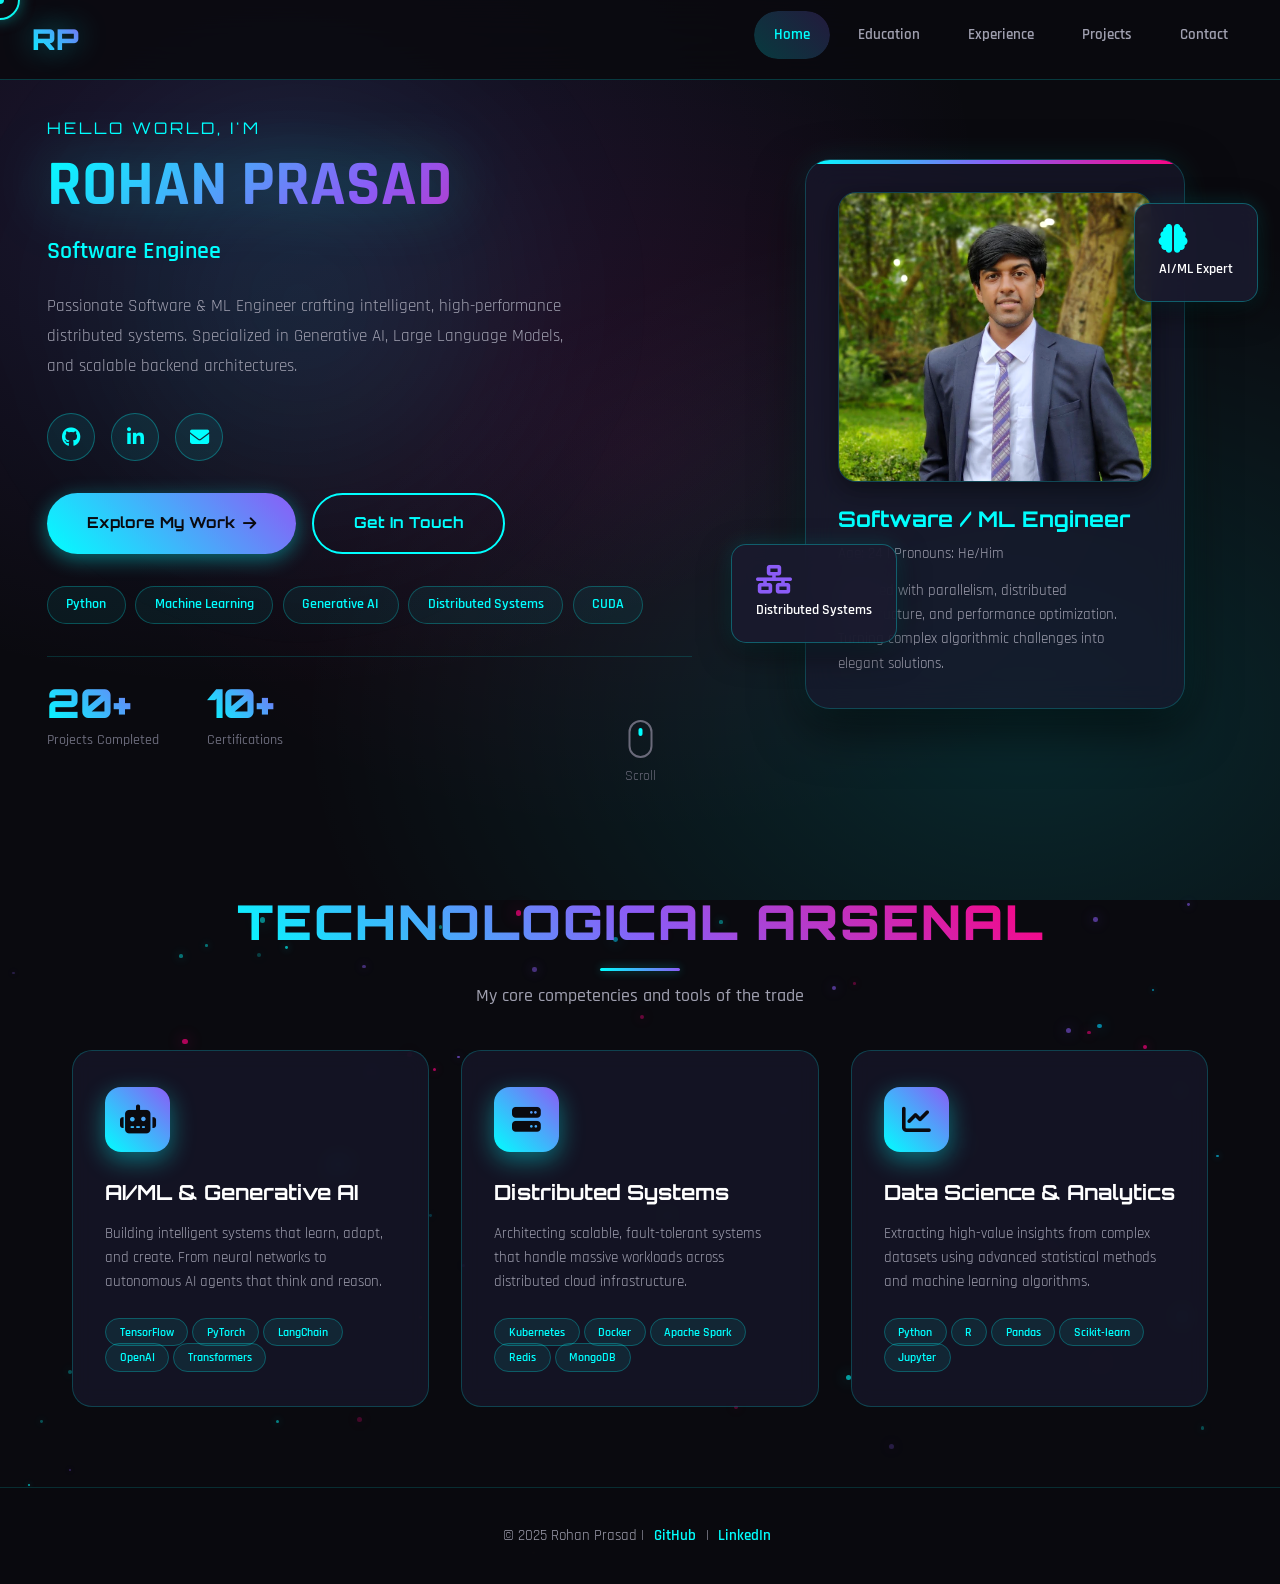
<file: index.html>
<!DOCTYPE html>
<html lang="en">
<head>
    <meta charset="UTF-8">
    <meta name="viewport" content="width=device-width, initial-scale=1.0">
    <title>Rohan Prasad - Software/Machine Learning Engineer</title>
    <link rel="icon" type="image/png" sizes="32x32" href="images/image.png">

    <!-- Fonts -->
    <link rel="preconnect" href="https://fonts.googleapis.com">
    <link rel="preconnect" href="https://fonts.gstatic.com" crossorigin>
    <link href="https://fonts.googleapis.com/css2?family=Orbitron:wght@400;700;900&family=Rajdhani:wght@300;400;500;600;700&display=swap" rel="stylesheet">

    <!-- Icons -->
    <link rel="stylesheet" href="https://cdnjs.cloudflare.com/ajax/libs/font-awesome/6.4.0/css/all.min.css">

    <!-- Shared Styles -->
    <link rel="stylesheet" href="styles.css">
</head>
<body>
    <!-- Loading Screen -->
    <div class="loading-screen">
        <div class="loading-content">
            <div class="loading-title">ROHAN PRASAD</div>
            <div class="loading-bar">
                <div class="loading-progress"></div>
            </div>
        </div>
    </div>

    <!-- Custom Cursor -->
    <div class="cursor-wrapper"></div>

    <!-- Animated Background -->
    <div class="animated-bg">
        <div class="nebula"></div>
    </div>

    <!-- Particles -->
    <div class="particles-container" id="particles"></div>

    <!-- Navbar -->
    <nav class="navbar">
        <div class="navbar-container">
            <a href="index.html" class="navbar-brand">RP</a>
            <button class="navbar-toggle" aria-label="Toggle navigation">
                <span></span>
                <span></span>
                <span></span>
            </button>
            <ul class="navbar-nav">
                <li class="nav-item"><a class="nav-link active" href="index.html"><span>Home</span></a></li>
                <li class="nav-item"><a class="nav-link" href="education.html"><span>Education</span></a></li>
                <li class="nav-item"><a class="nav-link" href="experience.html"><span>Experience</span></a></li>
                <li class="nav-item"><a class="nav-link" href="project.html"><span>Projects</span></a></li>
                <li class="nav-item"><a class="nav-link" href="contact.html"><span>Contact</span></a></li>
            </ul>
        </div>
    </nav>

    <!-- Hero Section -->
    <section class="hero-section" id="hero">
        <div class="hero-container">
            <div class="hero-content reveal-left">
                <p class="hero-greeting">HELLO WORLD, I'M</p>
                <h1 class="hero-title">
                    <span class="name">ROHAN PRASAD</span>
                </h1>
                <div class="hero-tagline">
                    <span class="typewriter-text"></span>
                </div>
                <p class="hero-description">
                    Passionate Software & ML Engineer crafting intelligent, high-performance distributed systems. 
                    Specialized in Generative AI, Large Language Models, and scalable backend architectures.
                </p>

                <div class="hero-socials">
                    <a href="https://github.com/SlowDanger15" target="_blank" class="hero-social-link" aria-label="GitHub">
                        <i class="fab fa-github"></i>
                    </a>
                    <a href="https://linkedin.com/in/rohanprasad7976199/" target="_blank" class="hero-social-link" aria-label="LinkedIn">
                        <i class="fab fa-linkedin-in"></i>
                    </a>
                    <a href="contact.html" class="hero-social-link" aria-label="Contact">
                        <i class="fas fa-envelope"></i>
                    </a>
                </div>

                <div class="hero-cta">
                    <a href="project.html" class="btn-primary">
                        <span>Explore My Work</span>
                        <i class="fas fa-arrow-right"></i>
                    </a>
                    <a href="contact.html" class="btn-secondary">
                        <span>Get In Touch</span>
                    </a>
                </div>

                <div class="skills-preview">
                    <span class="skill-pill">Python</span>
                    <span class="skill-pill">Machine Learning</span>
                    <span class="skill-pill">Generative AI</span>
                    <span class="skill-pill">Distributed Systems</span>
                    <span class="skill-pill">CUDA</span>
                </div>

                <div class="hero-stats">
                    <div class="stat-item">
                        <div class="stat-number">20+</div>
                        <div class="stat-label">Projects Completed</div>
                    </div>
                    <div class="stat-item">
                        <div class="stat-number">10+</div>
                        <div class="stat-label">Certifications</div>
                    </div>
                </div>
            </div>

            <div class="floating-cards reveal-right">
                <div class="holographic-card">
                    <img src="images/profile.png" alt="Rohan Prasad" class="profile-photo">
                    <h3>Software / ML Engineer</h3>
                    <p>Age: 24 | Pronouns: He/Him</p>
                    <p style="margin-top: 0.75rem; color: var(--text-secondary);">
                        Obsessed with parallelism, distributed infrastructure, and performance optimization.
                        Turning complex algorithmic challenges into elegant solutions.
                    </p>
                </div>

                <div class="floating-card floating-card-1">
                    <i class="fas fa-brain"></i>
                    <span>AI/ML Expert</span>
                </div>
                <div class="floating-card floating-card-2">
                    <i class="fas fa-network-wired"></i>
                    <span>Distributed Systems</span>
                </div>
            </div>
        </div>

        <div class="scroll-indicator">
            <div class="mouse">
                <div class="wheel"></div>
            </div>
            <span>Scroll</span>
        </div>
    </section>

    <!-- Skills Section -->
    <section class="skills-section" id="skills">
        <div class="section-container">
            <div class="section-title-wrapper reveal">
                <h2 class="section-title">TECHNOLOGICAL ARSENAL</h2>
            </div>
            <p class="section-subtitle reveal">My core competencies and tools of the trade</p>

            <div class="skills-grid stagger-grid">
                <div class="skill-card reveal">
                    <div class="skill-icon">
                        <i class="fas fa-robot"></i>
                    </div>
                    <h3>AI/ML & Generative AI</h3>
                    <p>Building intelligent systems that learn, adapt, and create. From neural networks to autonomous AI agents that think and reason.</p>
                    <div class="tech-tags">
                        <span class="tech-tag">TensorFlow</span>
                        <span class="tech-tag">PyTorch</span>
                        <span class="tech-tag">LangChain</span>
                        <span class="tech-tag">OpenAI</span>
                        <span class="tech-tag">Transformers</span>
                    </div>
                </div>

                <div class="skill-card reveal">
                    <div class="skill-icon">
                        <i class="fas fa-server"></i>
                    </div>
                    <h3>Distributed Systems</h3>
                    <p>Architecting scalable, fault-tolerant systems that handle massive workloads across distributed cloud infrastructure.</p>
                    <div class="tech-tags">
                        <span class="tech-tag">Kubernetes</span>
                        <span class="tech-tag">Docker</span>
                        <span class="tech-tag">Apache Spark</span>
                        <span class="tech-tag">Redis</span>
                        <span class="tech-tag">MongoDB</span>
                    </div>
                </div>

                <div class="skill-card reveal">
                    <div class="skill-icon">
                        <i class="fas fa-chart-line"></i>
                    </div>
                    <h3>Data Science & Analytics</h3>
                    <p>Extracting high-value insights from complex datasets using advanced statistical methods and machine learning algorithms.</p>
                    <div class="tech-tags">
                        <span class="tech-tag">Python</span>
                        <span class="tech-tag">R</span>
                        <span class="tech-tag">Pandas</span>
                        <span class="tech-tag">Scikit-learn</span>
                        <span class="tech-tag">Jupyter</span>
                    </div>
                </div>
            </div>
        </div>
    </section>

    <!-- Back to Top Button -->
    <button class="back-to-top" aria-label="Back to top">
        <i class="fas fa-arrow-up"></i>
    </button>

    <!-- Footer -->
    <footer class="footer">
        <p>&copy; 2025 Rohan Prasad | <a href="https://github.com/SlowDanger15" target="_blank">GitHub</a> | <a href="https://linkedin.com/in/rohanprasad7976199/" target="_blank">LinkedIn</a></p>
    </footer>

    <!-- Shared Scripts -->
    <script src="shared.js"></script>
    <script>
        // Custom typewriter effect for landing page
        document.addEventListener('DOMContentLoaded', () => {
            const typewriterElement = document.querySelector('.typewriter-text');
            if (typewriterElement) {
                const words = [
                    'Software Engineer',
                    'Machine Learning Engineer',
                    'AI/ML Specialist',
                    'Distributed Systems Expert'
                ];
                let wordIndex = 0;
                let charIndex = 0;
                let isDeleting = false;
                let isPaused = false;

                function type() {
                    if (isPaused) return;

                    const currentWord = words[wordIndex];

                    if (isDeleting) {
                        charIndex--;
                    } else {
                        charIndex++;
                    }

                    typewriterElement.textContent = currentWord.substring(0, charIndex);

                    let delay = isDeleting ? 30 : 80;

                    if (!isDeleting && charIndex === currentWord.length) {
                        isPaused = true;
                        setTimeout(() => {
                            isPaused = false;
                            isDeleting = true;
                            type();
                        }, 2000);
                        return;
                    }

                    if (isDeleting && charIndex === 0) {
                        isDeleting = false;
                        wordIndex = (wordIndex + 1) % words.length;
                    }

                    setTimeout(() => type(), delay);
                }

                type();
            }
        });
    </script>
</body>
</html>
</file>
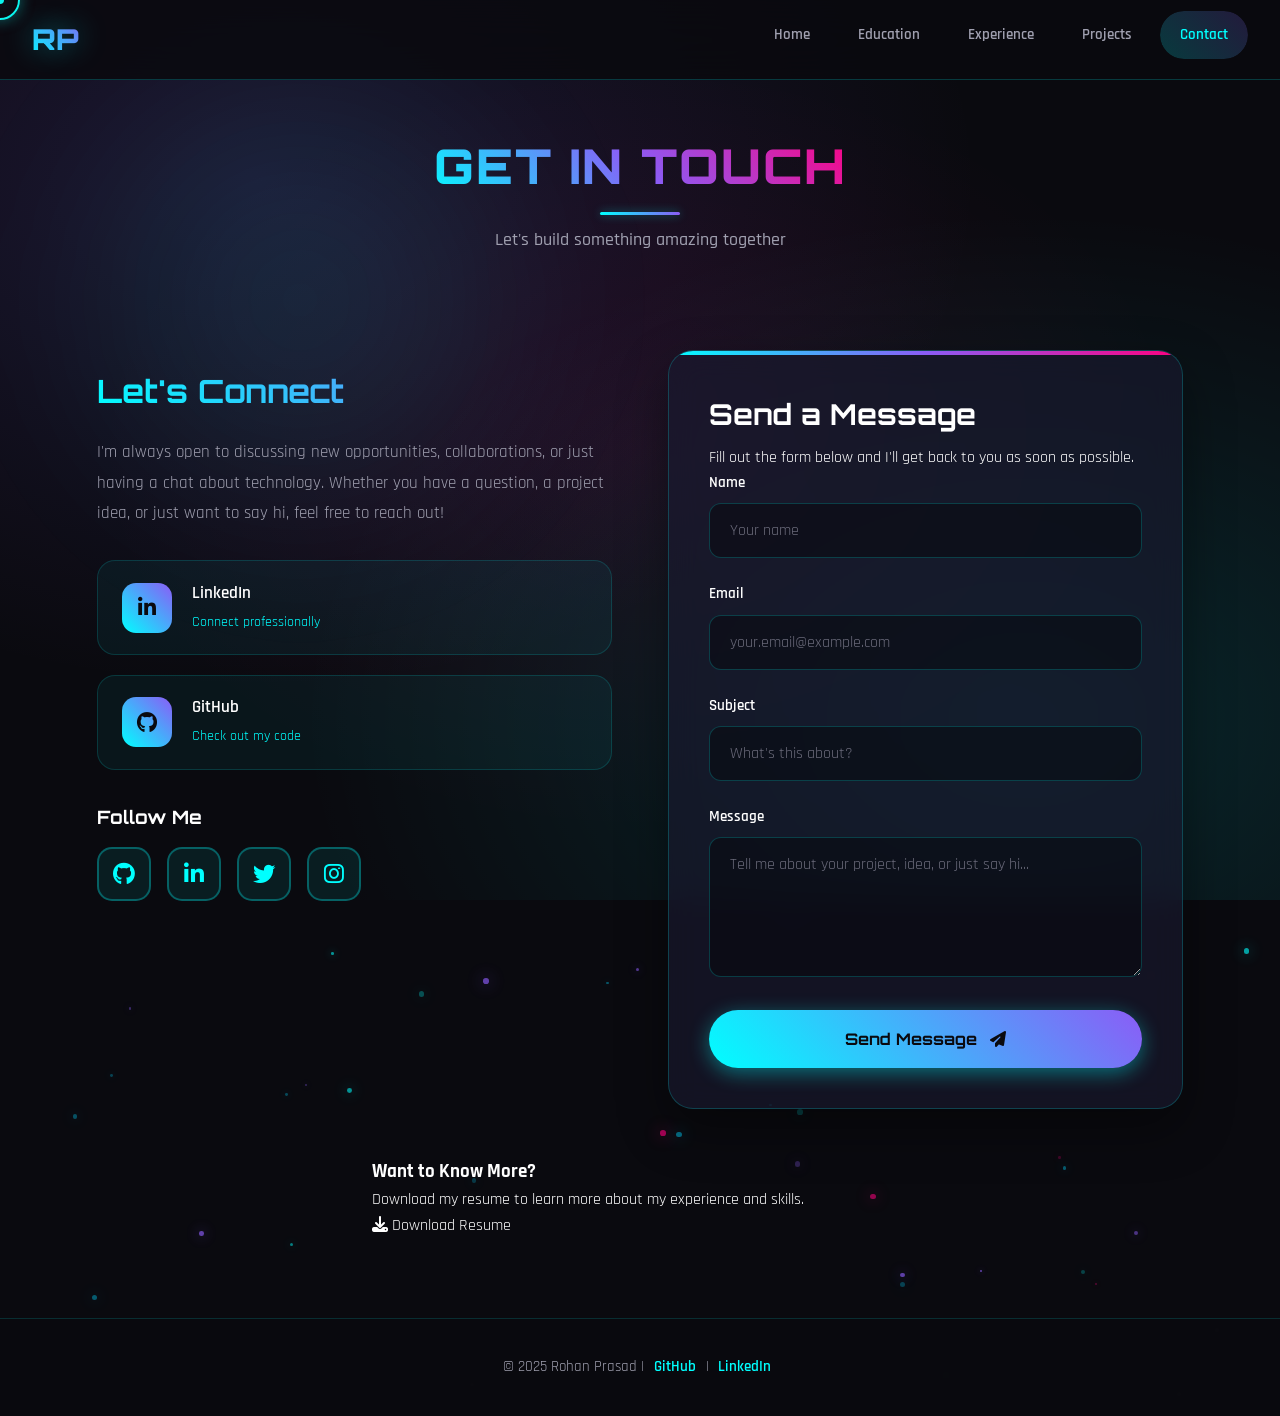
<file: contact.html>
<!DOCTYPE html>
<html lang="en">
<head>
    <meta charset="UTF-8">
    <meta name="viewport" content="width=device-width, initial-scale=1.0">
    <title>Contact - Rohan Prasad</title>
    <link rel="icon" type="image/png" sizes="32x32" href="images/image.png">

    <!-- Fonts -->
    <link rel="preconnect" href="https://fonts.googleapis.com">
    <link rel="preconnect" href="https://fonts.gstatic.com" crossorigin>
    <link href="https://fonts.googleapis.com/css2?family=Orbitron:wght@400;700;900&family=Rajdhani:wght@300;400;500;600;700&display=swap" rel="stylesheet">

    <!-- Icons -->
    <link rel="stylesheet" href="https://cdnjs.cloudflare.com/ajax/libs/font-awesome/6.4.0/css/all.min.css">

    <!-- Shared Styles -->
    <link rel="stylesheet" href="styles.css">
</head>
<body>
    <!-- Loading Screen -->
    <div class="loading-screen">
        <div class="loading-content">
            <div class="loading-title">CONTACT</div>
            <div class="loading-bar">
                <div class="loading-progress"></div>
            </div>
        </div>
    </div>

    <!-- Custom Cursor -->
    <div class="cursor-wrapper"></div>

    <!-- Animated Background -->
    <div class="animated-bg">
        <div class="nebula"></div>
    </div>

    <!-- Particles -->
    <div class="particles-container" id="particles"></div>

    <!-- Navbar -->
    <nav class="navbar">
        <div class="navbar-container">
            <a href="index.html" class="navbar-brand">RP</a>
            <button class="navbar-toggle" aria-label="Toggle navigation">
                <span></span>
                <span></span>
                <span></span>
            </button>
            <ul class="navbar-nav">
                <li class="nav-item"><a class="nav-link" href="index.html"><span>Home</span></a></li>
                <li class="nav-item"><a class="nav-link" href="education.html"><span>Education</span></a></li>
                <li class="nav-item"><a class="nav-link" href="experience.html"><span>Experience</span></a></li>
                <li class="nav-item"><a class="nav-link" href="project.html"><span>Projects</span></a></li>
                <li class="nav-item"><a class="nav-link active" href="contact.html"><span>Contact</span></a></li>
            </ul>
        </div>
    </nav>

    <!-- Header -->
    <div class="page-header contact-header">
        <div class="section-title-wrapper reveal">
            <h1 class="section-title">GET IN TOUCH</h1>
        </div>
        <p class="section-subtitle reveal">Let's build something amazing together</p>
    </div>

    <!-- Contact Section -->
    <section class="contact-section">
        <div class="contact-container">
            <!-- Contact Info -->
            <div class="contact-info reveal-left">
                <h2>Let's Connect</h2>
                <p>
                    I'm always open to discussing new opportunities, collaborations, or just having a chat about technology.
                    Whether you have a question, a project idea, or just want to say hi, feel free to reach out!
                </p>

                <div class="contact-methods">
                    <a href="https://linkedin.com/in/rohanprasad7976199/" target="_blank" class="contact-method">
                        <div class="contact-method-icon">
                            <i class="fab fa-linkedin-in"></i>
                        </div>
                        <div class="contact-method-text">
                            <h3>LinkedIn</h3>
                            <p>Connect professionally</p>
                        </div>
                    </a>

                    <a href="https://github.com/SlowDanger15" target="_blank" class="contact-method">
                        <div class="contact-method-icon">
                            <i class="fab fa-github"></i>
                        </div>
                        <div class="contact-method-text">
                            <h3>GitHub</h3>
                            <p>Check out my code</p>
                        </div>
                    </a>
                </div>

                <div class="social-links-section">
                    <h3>Follow Me</h3>
                    <div class="social-links-large">
                        <a href="https://github.com/SlowDanger15" target="_blank" class="social-link-large" aria-label="GitHub">
                            <i class="fab fa-github"></i>
                        </a>
                        <a href="https://linkedin.com/in/rohanprasad7976199/" target="_blank" class="social-link-large" aria-label="LinkedIn">
                            <i class="fab fa-linkedin-in"></i>
                        </a>
                        <a href="https://x.com/_rohan06_" target="_blank" class="social-link-large" aria-label="Twitter">
                            <i class="fab fa-twitter"></i>
                        </a>
                        <a href="https://instagram.com/" target="_blank" class="social-link-large" aria-label="Instagram">
                            <i class="fab fa-instagram"></i>
                        </a>
                    </div>
                </div>
            </div>

            <!-- Contact Form -->
            <div class="contact-form-wrapper reveal-right">
                <div class="form-particles" id="formParticles"></div>
                <div class="contact-form-content">
                    <h2>Send a Message</h2>
                    <p>Fill out the form below and I'll get back to you as soon as possible.</p>

                    <div class="form-message" id="formMessage"></div>

                    <form id="contactForm" onsubmit="validateForm(event)">
                        <div class="form-group">
                            <label class="form-label" for="name">Name</label>
                            <input
                                type="text"
                                class="form-input"
                                id="name"
                                placeholder="Your name"
                                required
                            >
                        </div>

                        <div class="form-group">
                            <label class="form-label" for="email">Email</label>
                            <input
                                type="email"
                                class="form-input"
                                id="email"
                                placeholder="your.email@example.com"
                                required
                            >
                        </div>

                        <div class="form-group">
                            <label class="form-label" for="subject">Subject</label>
                            <input
                                type="text"
                                class="form-input"
                                id="subject"
                                placeholder="What's this about?"
                                required
                            >
                        </div>

                        <div class="form-group">
                            <label class="form-label" for="message">Message</label>
                            <textarea
                                class="form-textarea"
                                id="message"
                                placeholder="Tell me about your project, idea, or just say hi..."
                                rows="5"
                                required
                            ></textarea>
                        </div>

                        <button type="submit" class="form-submit" id="submitBtn">
                            <span>Send Message</span>
                            <i class="fas fa-paper-plane" style="margin-left: 0.5rem;"></i>
                        </button>
                    </form>
                </div>
            </div>
        </div>

        <!-- Resume Download -->
        <div class="section-container" style="max-width: 600px; margin: 3rem auto 0;">
            <div class="resume-section reveal-scale">
                <h3>Want to Know More?</h3>
                <p>Download my resume to learn more about my experience and skills.</p>
                <a href="files/Rohan_Prasad_s_Resume.pdf" class="btn-resume" download>
                    <i class="fas fa-download"></i>
                    <span>Download Resume</span>
                </a>
            </div>
        </div>
    </section>

    <!-- Back to Top Button -->
    <button class="back-to-top" aria-label="Back to top">
        <i class="fas fa-arrow-up"></i>
    </button>

    <!-- Footer -->
    <footer class="footer">
        <p>&copy; 2025 Rohan Prasad | <a href="https://github.com/SlowDanger15" target="_blank">GitHub</a> | <a href="https://linkedin.com/in/rohanprasad7976199/" target="_blank">LinkedIn</a></p>
    </footer>

    <!-- Shared Scripts -->
    <script src="shared.js"></script>
    <script>
        // Form particles decoration
        function createFormParticles() {
            const container = document.getElementById('formParticles');
            if (!container) return;

            for (let i = 0; i < 15; i++) {
                const particle = document.createElement('div');
                particle.className = 'form-particle';
                particle.style.left = Math.random() * 100 + '%';
                particle.style.top = Math.random() * 100 + '%';
                particle.style.animationDelay = Math.random() * 5 + 's';
                particle.style.animationDuration = (Math.random() * 5 + 8) + 's';
                container.appendChild(particle);
            }
        }

        // Form validation and submission
        function validateForm(event) {
            event.preventDefault();

            const name = document.getElementById('name').value.trim();
            const email = document.getElementById('email').value.trim();
            const subject = document.getElementById('subject').value.trim();
            const message = document.getElementById('message').value.trim();
            const messageEl = document.getElementById('formMessage');
            const submitBtn = document.getElementById('submitBtn');

            // Validation
            const emailPattern = /^[^\s@]+@[^\s@]+\.[^\s@]+$/;

            if (!name || !email || !subject || !message) {
                showMessage('All fields are required.', 'error');
                return false;
            }

            if (!emailPattern.test(email)) {
                showMessage('Please enter a valid email address.', 'error');
                return false;
            }

            // Simulate form submission (replace with actual API call)
            submitBtn.disabled = true;
            submitBtn.innerHTML = '<i class="fas fa-spinner fa-spin"></i> Sending...';

            sendEmail(name, email, subject, message)
                .then(() => {
                    showMessage('Your message has been sent successfully! I\'ll get back to you soon.', 'success');
                    document.getElementById('contactForm').reset();
                })
                .catch(() => {
                    showMessage('Failed to send your message. Please try again later.', 'error');
                })
                .finally(() => {
                    submitBtn.disabled = false;
                    submitBtn.innerHTML = '<span>Send Message</span><i class="fas fa-paper-plane" style="margin-left: 0.5rem;"></i>';
                });

            return false;
        }

        function showMessage(text, type) {
            const messageEl = document.getElementById('formMessage');
            messageEl.textContent = text;
            messageEl.className = 'form-message ' + type;
            messageEl.style.display = 'block';

            setTimeout(() => {
                messageEl.style.display = 'none';
            }, 5000);
        }

        function sendEmail(name, email, subject, message) {
            return fetch('https://email-service-request.vercel.app/api/sendEmail', {
                method: 'POST',
                headers: {
                    'Content-Type': 'application/json'
                },
                body: JSON.stringify({
                    from_name: name,
                    from_email: email,
                    subject: subject,
                    message: message
                })
            })
            .then(res => res.json())
            .then(data => {
                if (data.success) {
                    return Promise.resolve();
                } else {
                    return Promise.reject();
                }
            });
        }

        // Input animations
        document.querySelectorAll('.form-input, .form-textarea').forEach(input => {
            input.addEventListener('focus', function() {
                this.parentElement.classList.add('focused');
            });

            input.addEventListener('blur', function() {
                this.parentElement.classList.remove('focused');
            });
        });

        // Initialize on DOM ready
        document.addEventListener('DOMContentLoaded', () => {
            createFormParticles();

            // Initialize magnetic effect on submit button
            new MagneticButton('.form-submit', { range: 150, strength: 0.4 });
        });
    </script>
</body>
</html>
</file>
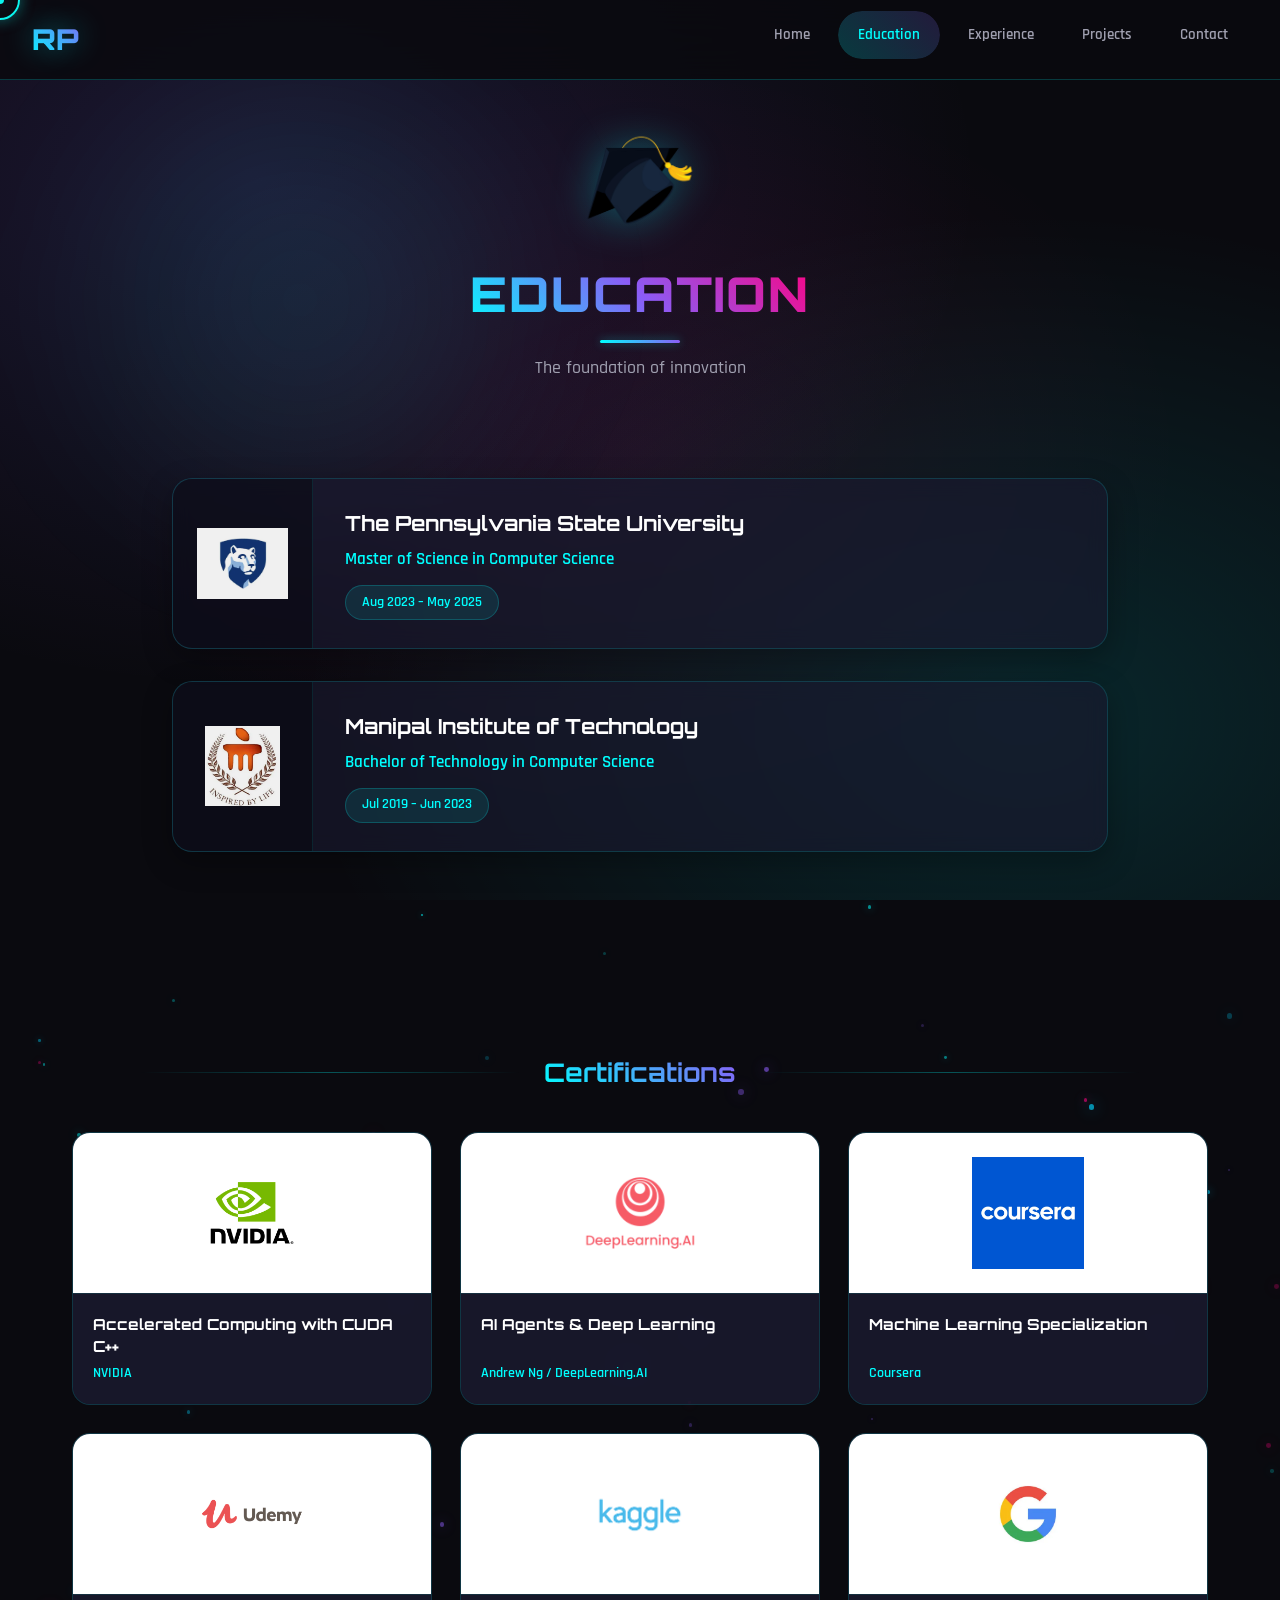
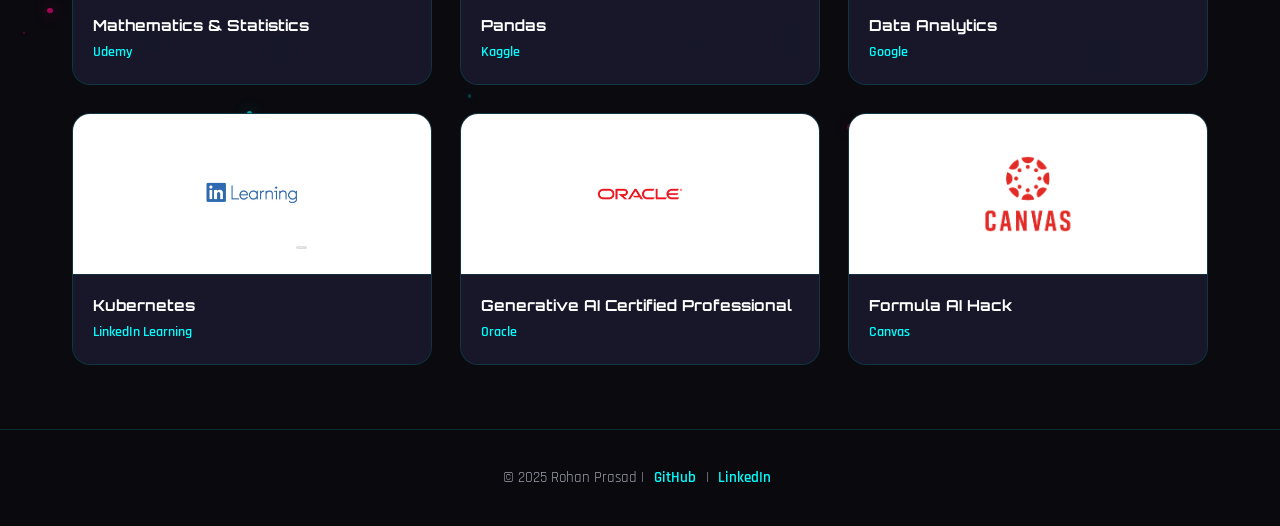
<file: education.html>
<!DOCTYPE html>
<html lang="en">
<head>
    <meta charset="UTF-8">
    <meta name="viewport" content="width=device-width, initial-scale=1.0">
    <title>Education - Rohan Prasad</title>
    <link rel="icon" type="image/png" sizes="32x32" href="images/image.png">

    <!-- Fonts -->
    <link rel="preconnect" href="https://fonts.googleapis.com">
    <link rel="preconnect" href="https://fonts.gstatic.com" crossorigin>
    <link href="https://fonts.googleapis.com/css2?family=Orbitron:wght@400;700;900&family=Rajdhani:wght@300;400;500;600;700&display=swap" rel="stylesheet">

    <!-- Icons -->
    <link rel="stylesheet" href="https://cdnjs.cloudflare.com/ajax/libs/font-awesome/6.4.0/css/all.min.css">

    <!-- Shared Styles -->
    <link rel="stylesheet" href="styles.css">
</head>
<body>
    <!-- Loading Screen -->
    <div class="loading-screen">
        <div class="loading-content">
            <div class="loading-title">EDUCATION</div>
            <div class="loading-bar">
                <div class="loading-progress"></div>
            </div>
        </div>
    </div>

    <!-- Custom Cursor -->
    <div class="cursor-wrapper"></div>

    <!-- Animated Background -->
    <div class="animated-bg">
        <div class="nebula"></div>
    </div>

    <!-- Particles -->
    <div class="particles-container" id="particles"></div>

    <!-- Navbar -->
    <nav class="navbar">
        <div class="navbar-container">
            <a href="index.html" class="navbar-brand">RP</a>
            <button class="navbar-toggle" aria-label="Toggle navigation">
                <span></span>
                <span></span>
                <span></span>
            </button>
            <ul class="navbar-nav">
                <li class="nav-item"><a class="nav-link" href="index.html"><span>Home</span></a></li>
                <li class="nav-item"><a class="nav-link active" href="education.html"><span>Education</span></a></li>
                <li class="nav-item"><a class="nav-link" href="experience.html"><span>Experience</span></a></li>
                <li class="nav-item"><a class="nav-link" href="project.html"><span>Projects</span></a></li>
                <li class="nav-item"><a class="nav-link" href="contact.html"><span>Contact</span></a></li>
            </ul>
        </div>
    </nav>

    <!-- Header -->
    <div class="page-header education-header">
        <img src="images/degree.png" alt="Education" class="degree-illustration reveal-scale">
        <div class="section-title-wrapper reveal">
            <h1 class="section-title">EDUCATION</h1>
        </div>
        <p class="section-subtitle reveal">The foundation of innovation</p>
    </div>

    <!-- Education Section -->
    <section class="education-section">
        <div class="section-container narrow">
            <!-- Penn State -->
            <div class="education-card reveal">
                <div class="education-card-content">
                    <div class="education-logo">
                        <img src="images/PSU.png" alt="Penn State University">
                    </div>
                    <div class="education-info">
                        <h3>The Pennsylvania State University</h3>
                        <p class="degree">Master of Science in Computer Science</p>
                        <span class="duration">Aug 2023 – May 2025</span>
                    </div>
                </div>
            </div>

            <!-- MIT Manipal -->
            <div class="education-card reveal">
                <div class="education-card-content">
                    <div class="education-logo">
                        <img src="images/MIT.png" alt="Manipal Institute of Technology">
                    </div>
                    <div class="education-info">
                        <h3>Manipal Institute of Technology</h3>
                        <p class="degree">Bachelor of Technology in Computer Science</p>
                        <span class="duration">Jul 2019 – Jun 2023</span>
                    </div>
                </div>
            </div>
        </div>
    </section>

    <!-- Certifications Section -->
    <section class="section">
        <div class="section-container">
            <div class="section-divider reveal">
                <div class="section-title-wrapper">
                    <h2>Certifications</h2>
                </div>
            </div>

            <div class="certifications-grid stagger-grid">
                <!-- NVIDIA -->
                <a href="https://learn.nvidia.com/certificates?id=uR6VslC1Ro-pgtnCZS5DxA" target="_blank" class="cert-card reveal">
                    <img src="images/certifications/nvidia.png" alt="NVIDIA Certification">
                    <div class="cert-overlay">
                        <h4>View Certificate</h4>
                        <p>Click to verify</p>
                    </div>
                    <div class="cert-info">
                        <h4>Accelerated Computing with CUDA C++</h4>
                        <p>NVIDIA</p>
                    </div>
                </a>

                <!-- DeepLearning.AI -->
                <a href="https://learn.deeplearning.ai/accomplishments/93bb1d81-097c-4698-bf82-4d2768a41efd?usp=sharing" target="_blank" class="cert-card reveal">
                    <img src="images/certifications/deeplearninai.png" alt="Deep Learning Certification">
                    <div class="cert-overlay">
                        <h4>View Certificate</h4>
                        <p>Click to verify</p>
                    </div>
                    <div class="cert-info">
                        <h4>AI Agents & Deep Learning</h4>
                        <p>Andrew Ng / DeepLearning.AI</p>
                    </div>
                </a>

                <!-- Coursera -->
                <a href="https://learn.deeplearning.ai/accomplishments/93bb1d81-097c-4698-bf82-4d2768a41efd?usp=sharing" target="_blank" class="cert-card reveal">
                    <img src="images/certifications/coursera.png" alt="Coursera Certification">
                    <div class="cert-overlay">
                        <h4>View Certificate</h4>
                        <p>Click to verify</p>
                    </div>
                    <div class="cert-info">
                        <h4>Machine Learning Specialization</h4>
                        <p>Coursera</p>
                    </div>
                </a>

                <!-- Udemy -->
                <a href="https://www.udemy.com/certificate/UC-d64ef0c4-ca05-45f6-9eb9-92c24c34c869/" target="_blank" class="cert-card reveal">
                    <img src="images/certifications/udemy.png" alt="Udemy Certification">
                    <div class="cert-overlay">
                        <h4>View Certificate</h4>
                        <p>Click to verify</p>
                    </div>
                    <div class="cert-info">
                        <h4>Mathematics & Statistics</h4>
                        <p>Udemy</p>
                    </div>
                </a>

                <!-- Kaggle -->
                <a href="https://coursera.org/ibm_ds_certificate" target="_blank" class="cert-card reveal">
                    <img src="images/certifications/kaggle.png" alt="Kaggle Certification">
                    <div class="cert-overlay">
                        <h4>View Certificate</h4>
                        <p>Click to verify</p>
                    </div>
                    <div class="cert-info">
                        <h4>Pandas</h4>
                        <p>Kaggle</p>
                    </div>
                </a>

                <!-- Google -->
                <a href="https://www.coursera.org/account/accomplishments/specialization/certificate/A7NPTWHKBGB4" target="_blank" class="cert-card reveal">
                    <img src="images/certifications/google.png" alt="Google Certification">
                    <div class="cert-overlay">
                        <h4>View Certificate</h4>
                        <p>Click to verify</p>
                    </div>
                    <div class="cert-info">
                        <h4>Data Analytics</h4>
                        <p>Google</p>
                    </div>
                </a>

                <!-- LinkedIn -->
                <a href="https://coursera.org/ibm_ds_certificate" target="_blank" class="cert-card reveal">
                    <img src="images/certifications/linkedin.png" alt="LinkedIn Certification">
                    <div class="cert-overlay">
                        <h4>View Certificate</h4>
                        <p>Click to verify</p>
                    </div>
                    <div class="cert-info">
                        <h4>Kubernetes</h4>
                        <p>LinkedIn Learning</p>
                    </div>
                </a>

                <!-- Oracle -->
                <a href="https://catalog-education.oracle.com/ords/certview/sharebadge?id=426019220F0BD10F0DBAFC7EECF7BE472270FDC69316327E0249A0E0A1BEA052" target="_blank" class="cert-card reveal">
                    <img src="images/certifications/oracle.png" alt="Oracle Certification">
                    <div class="cert-overlay">
                        <h4>View Certificate</h4>
                        <p>Click to verify</p>
                    </div>
                    <div class="cert-info">
                        <h4>Generative AI Certified Professional</h4>
                        <p>Oracle</p>
                    </div>
                </a>

                <!-- Canvas -->
                <a href="https://au.badgr.com/public/assertions/w3WWIo6ST82NdM1nPwSdlQ" target="_blank" class="cert-card reveal">
                    <img src="images/certifications/canvas.png" alt="Canvas Certification">
                    <div class="cert-overlay">
                        <h4>View Certificate</h4>
                        <p>Click to verify</p>
                    </div>
                    <div class="cert-info">
                        <h4>Formula AI Hack</h4>
                        <p>Canvas</p>
                    </div>
                </a>
            </div>
        </div>
    </section>

    <!-- Back to Top Button -->
    <button class="back-to-top" aria-label="Back to top">
        <i class="fas fa-arrow-up"></i>
    </button>

    <!-- Footer -->
    <footer class="footer">
        <p>&copy; 2025 Rohan Prasad | <a href="https://github.com/SlowDanger15" target="_blank">GitHub</a> | <a href="https://linkedin.com/in/rohanprasad7976199/" target="_blank">LinkedIn</a></p>
    </footer>

    <!-- Shared Scripts -->
    <script src="shared.js"></script>
</body>
</html>
</file>
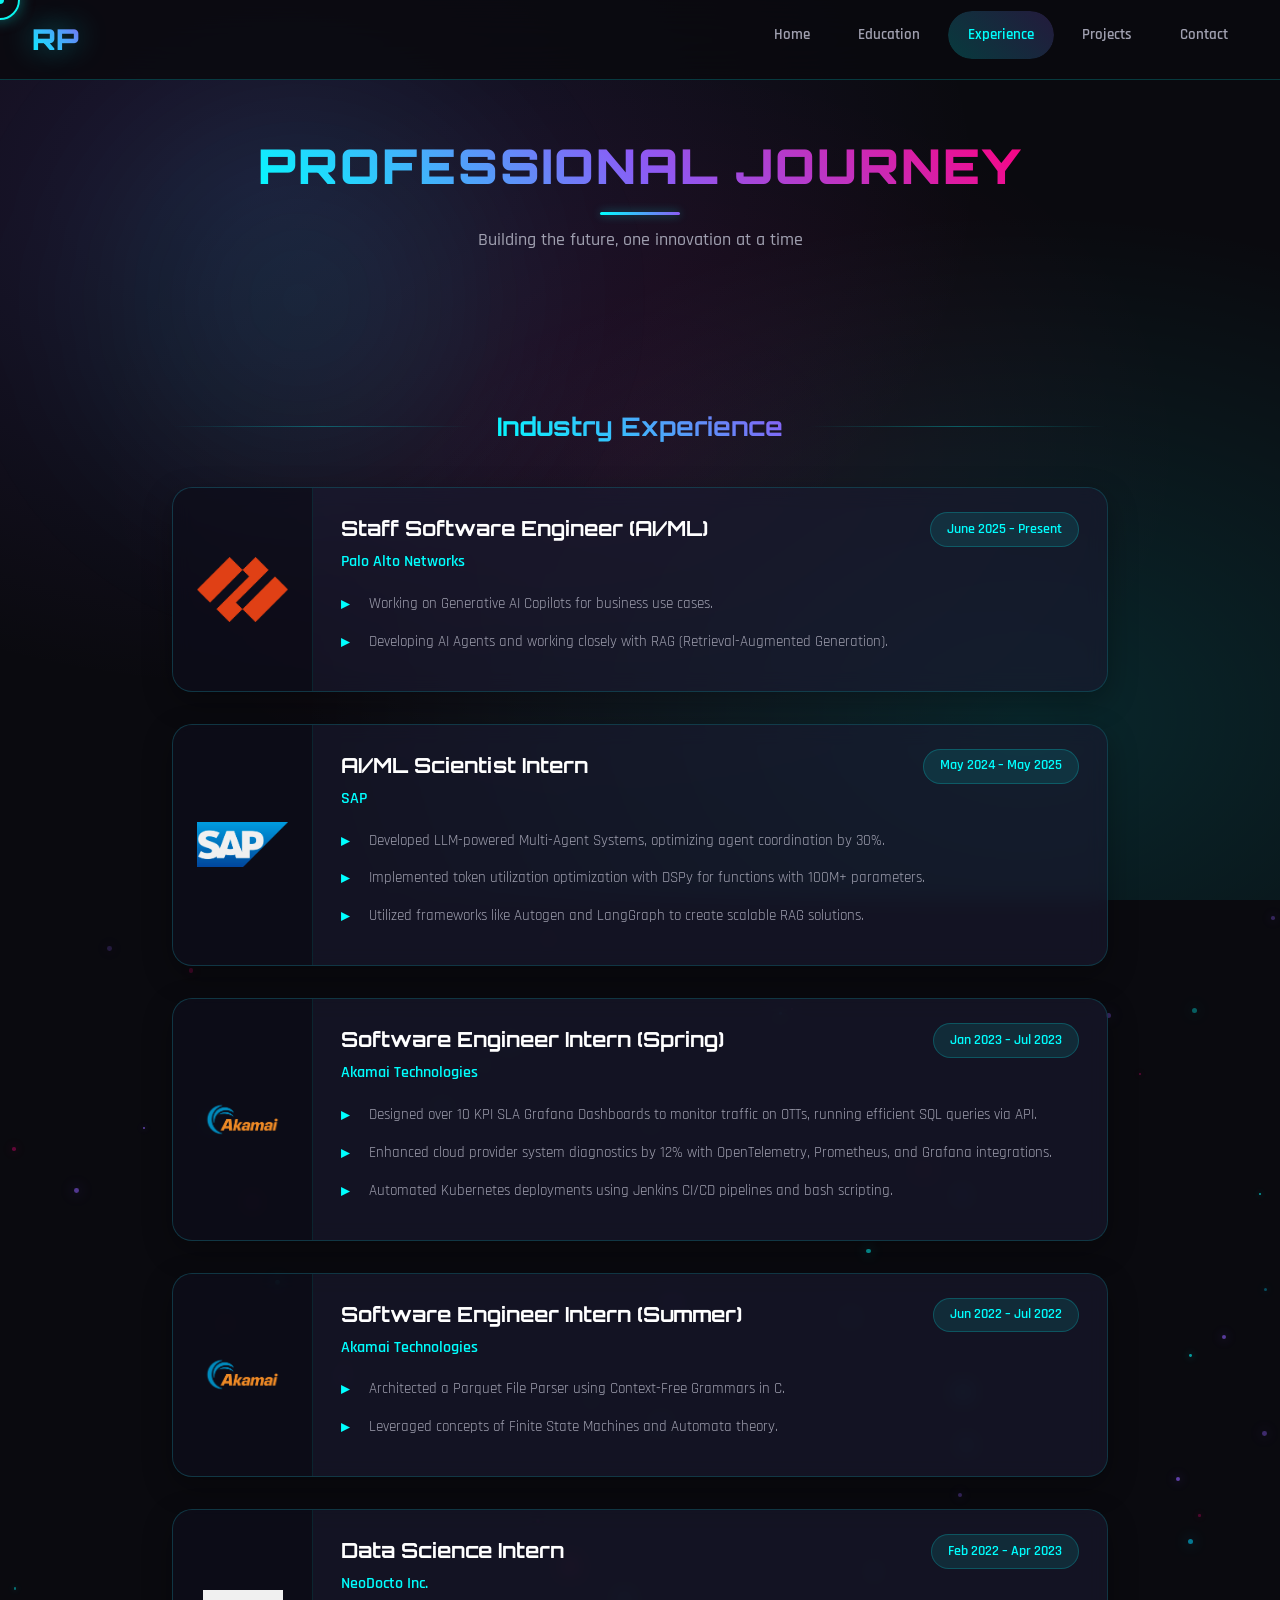
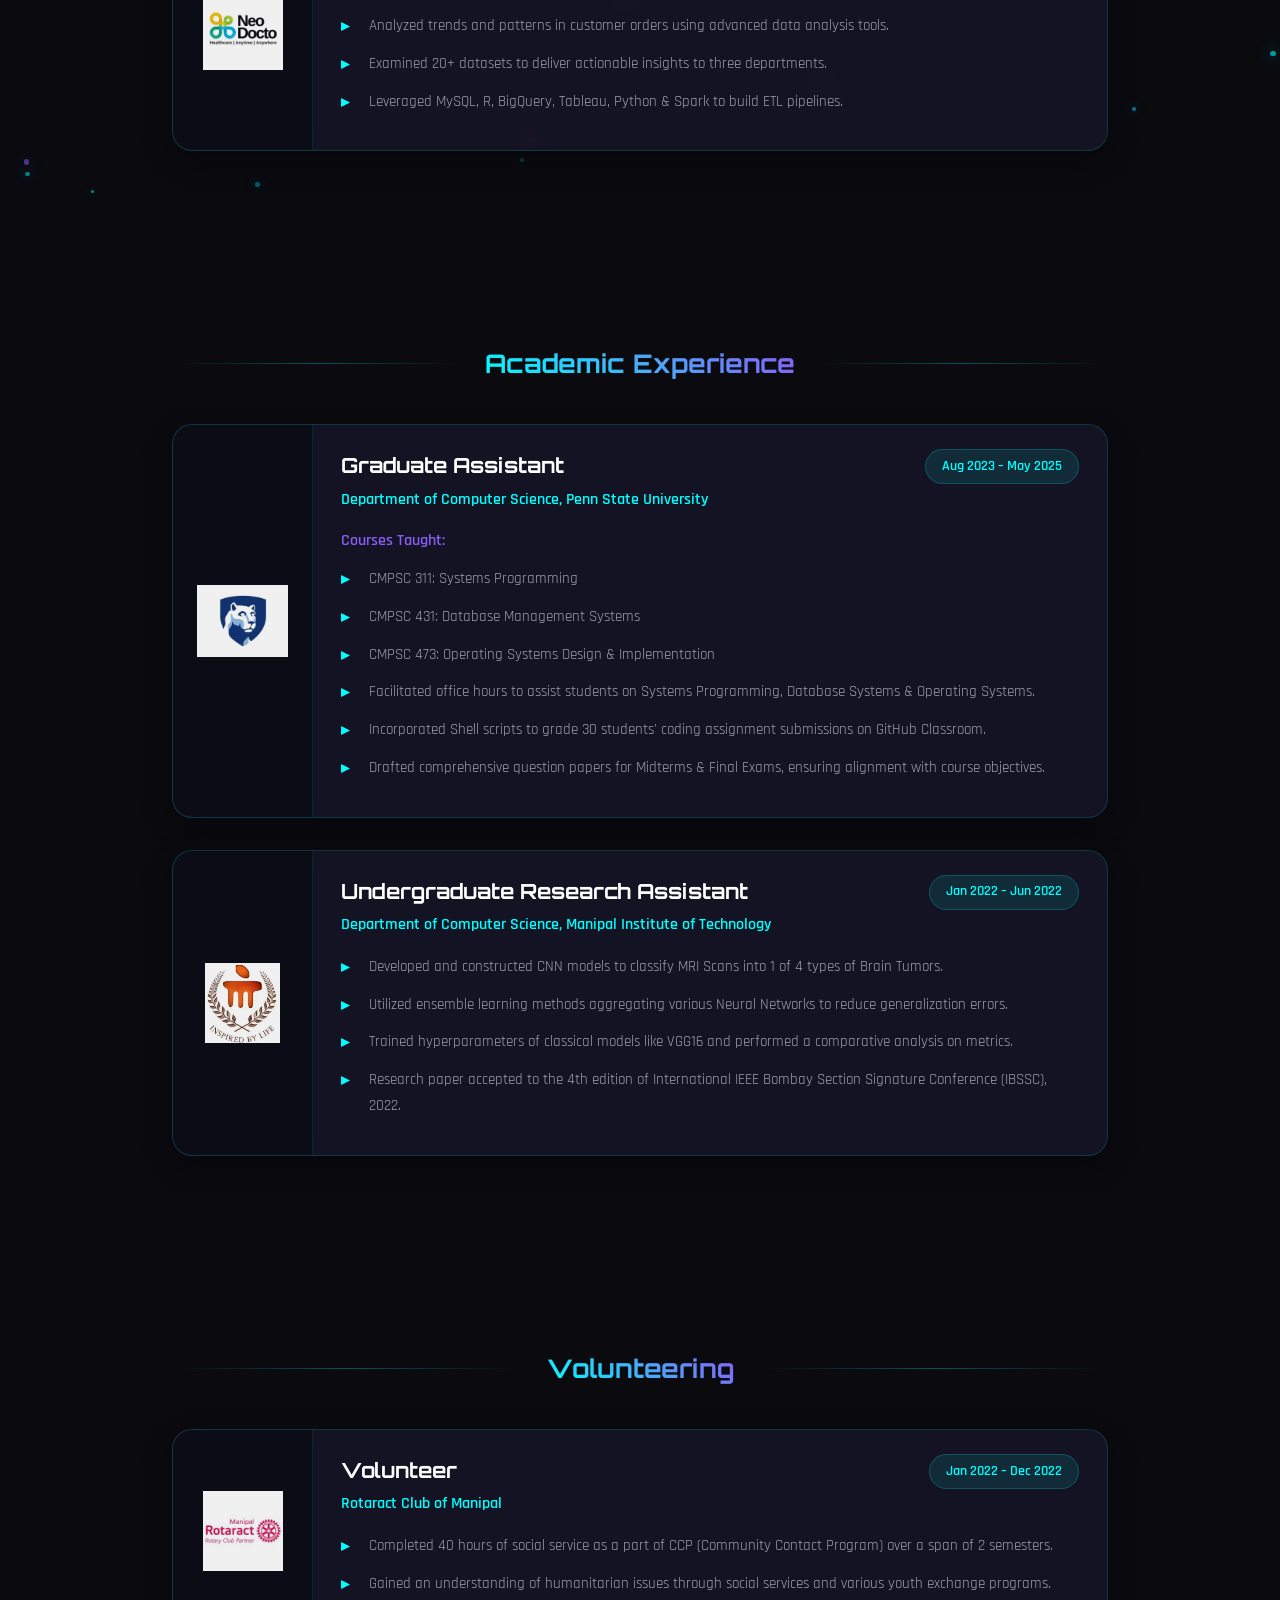
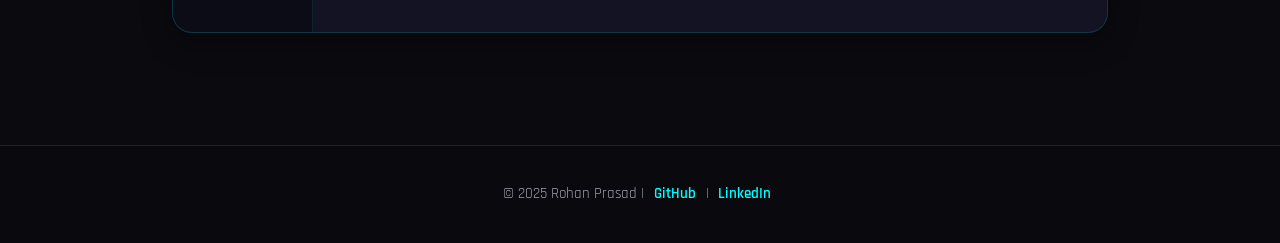
<file: experience.html>
<!DOCTYPE html>
<html lang="en">
<head>
    <meta charset="UTF-8">
    <meta name="viewport" content="width=device-width, initial-scale=1.0">
    <title>Experience - Rohan Prasad</title>
    <link rel="icon" type="image/png" sizes="32x32" href="images/image.png">

    <!-- Fonts -->
    <link rel="preconnect" href="https://fonts.googleapis.com">
    <link rel="preconnect" href="https://fonts.gstatic.com" crossorigin>
    <link href="https://fonts.googleapis.com/css2?family=Orbitron:wght@400;700;900&family=Rajdhani:wght@300;400;500;600;700&display=swap" rel="stylesheet">

    <!-- Icons -->
    <link rel="stylesheet" href="https://cdnjs.cloudflare.com/ajax/libs/font-awesome/6.4.0/css/all.min.css">

    <!-- Shared Styles -->
    <link rel="stylesheet" href="styles.css">
</head>
<body>
    <!-- Loading Screen -->
    <div class="loading-screen">
        <div class="loading-content">
            <div class="loading-title">EXPERIENCE</div>
            <div class="loading-bar">
                <div class="loading-progress"></div>
            </div>
        </div>
    </div>

    <!-- Custom Cursor -->
    <div class="cursor-wrapper"></div>

    <!-- Animated Background -->
    <div class="animated-bg">
        <div class="nebula"></div>
    </div>

    <!-- Particles -->
    <div class="particles-container" id="particles"></div>

    <!-- Navbar -->
    <nav class="navbar">
        <div class="navbar-container">
            <a href="index.html" class="navbar-brand">RP</a>
            <button class="navbar-toggle" aria-label="Toggle navigation">
                <span></span>
                <span></span>
                <span></span>
            </button>
            <ul class="navbar-nav">
                <li class="nav-item"><a class="nav-link" href="index.html"><span>Home</span></a></li>
                <li class="nav-item"><a class="nav-link" href="education.html"><span>Education</span></a></li>
                <li class="nav-item"><a class="nav-link active" href="experience.html"><span>Experience</span></a></li>
                <li class="nav-item"><a class="nav-link" href="project.html"><span>Projects</span></a></li>
                <li class="nav-item"><a class="nav-link" href="contact.html"><span>Contact</span></a></li>
            </ul>
        </div>
    </nav>

    <!-- Header -->
    <div class="page-header experience-header">
        <div class="section-title-wrapper reveal">
            <h1 class="section-title">PROFESSIONAL JOURNEY</h1>
        </div>
        <p class="section-subtitle reveal">Building the future, one innovation at a time</p>
    </div>

    <!-- Professional Experience -->
    <section class="experience-section">
        <div class="section-container narrow">
            <div class="section-divider reveal">
                <div class="section-title-wrapper">
                    <h2>Industry Experience</h2>
                </div>
            </div>

            <!-- Palo Alto Networks -->
            <div class="experience-card palo-alto reveal">
                <div class="card-row">
                    <div class="card-logo">
                        <img src="images/PANW.png" alt="Palo Alto Networks">
                    </div>
                    <div class="card-content">
                        <div class="card-header">
                            <div>
                                <h3>Staff Software Engineer (AI/ML)</h3>
                                <span class="company">Palo Alto Networks</span>
                            </div>
                            <span class="duration">June 2025 – Present</span>
                        </div>
                        <div class="card-body">
                            <ul>
                                <li>Working on Generative AI Copilots for business use cases.</li>
                                <li>Developing AI Agents and working closely with RAG (Retrieval-Augmented Generation).</li>
                            </ul>
                        </div>
                    </div>
                </div>
            </div>

            <!-- SAP -->
            <div class="experience-card sap reveal">
                <div class="card-row">
                    <div class="card-logo">
                        <img src="images/SAP.png" alt="SAP">
                    </div>
                    <div class="card-content">
                        <div class="card-header">
                            <div>
                                <h3>AI/ML Scientist Intern</h3>
                                <span class="company">SAP</span>
                            </div>
                            <span class="duration">May 2024 – May 2025</span>
                        </div>
                        <div class="card-body">
                            <ul>
                                <li>Developed LLM-powered Multi-Agent Systems, optimizing agent coordination by 30%.</li>
                                <li>Implemented token utilization optimization with DSPy for functions with 100M+ parameters.</li>
                                <li>Utilized frameworks like Autogen and LangGraph to create scalable RAG solutions.</li>
                            </ul>
                        </div>
                    </div>
                </div>
            </div>

            <!-- Akamai Technologies (Spring) -->
            <div class="experience-card akamai reveal">
                <div class="card-row">
                    <div class="card-logo">
                        <img src="images/Akamai.png" alt="Akamai Technologies">
                    </div>
                    <div class="card-content">
                        <div class="card-header">
                            <div>
                                <h3>Software Engineer Intern (Spring)</h3>
                                <span class="company">Akamai Technologies</span>
                            </div>
                            <span class="duration">Jan 2023 – Jul 2023</span>
                        </div>
                        <div class="card-body">
                            <ul>
                                <li>Designed over 10 KPI SLA Grafana Dashboards to monitor traffic on OTTs, running efficient SQL queries via API.</li>
                                <li>Enhanced cloud provider system diagnostics by 12% with OpenTelemetry, Prometheus, and Grafana integrations.</li>
                                <li>Automated Kubernetes deployments using Jenkins CI/CD pipelines and bash scripting.</li>
                            </ul>
                        </div>
                    </div>
                </div>
            </div>

            <!-- Akamai Technologies (Summer) -->
            <div class="experience-card akamai reveal">
                <div class="card-row">
                    <div class="card-logo">
                        <img src="images/Akamai.png" alt="Akamai Technologies">
                    </div>
                    <div class="card-content">
                        <div class="card-header">
                            <div>
                                <h3>Software Engineer Intern (Summer)</h3>
                                <span class="company">Akamai Technologies</span>
                            </div>
                            <span class="duration">Jun 2022 – Jul 2022</span>
                        </div>
                        <div class="card-body">
                            <ul>
                                <li>Architected a Parquet File Parser using Context-Free Grammars in C.</li>
                                <li>Leveraged concepts of Finite State Machines and Automata theory.</li>
                            </ul>
                        </div>
                    </div>
                </div>
            </div>

            <!-- NeoDocto -->
            <div class="experience-card neodocto reveal">
                <div class="card-row">
                    <div class="card-logo">
                        <img src="images/NeoDocto.jpeg" alt="NeoDocto">
                    </div>
                    <div class="card-content">
                        <div class="card-header">
                            <div>
                                <h3>Data Science Intern</h3>
                                <span class="company">NeoDocto Inc.</span>
                            </div>
                            <span class="duration">Feb 2022 – Apr 2023</span>
                        </div>
                        <div class="card-body">
                            <ul>
                                <li>Analyzed trends and patterns in customer orders using advanced data analysis tools.</li>
                                <li>Examined 20+ datasets to deliver actionable insights to three departments.</li>
                                <li>Leveraged MySQL, R, BigQuery, Tableau, Python & Spark to build ETL pipelines.</li>
                            </ul>
                        </div>
                    </div>
                </div>
            </div>
        </div>
    </section>

    <!-- Academic Experience -->
    <section class="experience-section">
        <div class="section-container narrow">
            <div class="section-divider reveal">
                <div class="section-title-wrapper">
                    <h2>Academic Experience</h2>
                </div>
            </div>

            <!-- Penn State -->
            <div class="experience-card academic reveal">
                <div class="card-row">
                    <div class="card-logo">
                        <img src="images/PSU.png" alt="Penn State University">
                    </div>
                    <div class="card-content">
                        <div class="card-header">
                            <div>
                                <h3>Graduate Assistant</h3>
                                <span class="company">Department of Computer Science, Penn State University</span>
                            </div>
                            <span class="duration">Aug 2023 – May 2025</span>
                        </div>
                        <div class="card-body">
                            <h4 style="color: var(--neon-purple); font-weight: 600; margin-bottom: 0.75rem; font-size: 1rem;">Courses Taught:</h4>
                            <ul>
                                <li>CMPSC 311: Systems Programming</li>
                                <li>CMPSC 431: Database Management Systems</li>
                                <li>CMPSC 473: Operating Systems Design & Implementation</li>
                            </ul>
                            <ul>
                                <li>Facilitated office hours to assist students on Systems Programming, Database Systems & Operating Systems.</li>
                                <li>Incorporated Shell scripts to grade 30 students' coding assignment submissions on GitHub Classroom.</li>
                                <li>Drafted comprehensive question papers for Midterms & Final Exams, ensuring alignment with course objectives.</li>
                            </ul>
                        </div>
                    </div>
                </div>
            </div>

            <!-- MIT Manipal -->
            <div class="experience-card academic reveal">
                <div class="card-row">
                    <div class="card-logo">
                        <img src="images/MIT.png" alt="Manipal Institute of Technology">
                    </div>
                    <div class="card-content">
                        <div class="card-header">
                            <div>
                                <h3>Undergraduate Research Assistant</h3>
                                <span class="company">Department of Computer Science, Manipal Institute of Technology</span>
                            </div>
                            <span class="duration">Jan 2022 – Jun 2022</span>
                        </div>
                        <div class="card-body">
                            <ul>
                                <li>Developed and constructed CNN models to classify MRI Scans into 1 of 4 types of Brain Tumors.</li>
                                <li>Utilized ensemble learning methods aggregating various Neural Networks to reduce generalization errors.</li>
                                <li>Trained hyperparameters of classical models like VGG16 and performed a comparative analysis on metrics.</li>
                                <li>Research paper accepted to the 4th edition of International IEEE Bombay Section Signature Conference (IBSSC), 2022.</li>
                            </ul>
                        </div>
                    </div>
                </div>
            </div>
        </div>
    </section>

    <!-- Volunteering -->
    <section class="experience-section">
        <div class="section-container narrow">
            <div class="section-divider reveal">
                <div class="section-title-wrapper">
                    <h2>Volunteering</h2>
                </div>
            </div>

            <!-- Rotaract Club -->
            <div class="experience-card academic reveal">
                <div class="card-row">
                    <div class="card-logo">
                        <img src="images/rotaract.png" alt="Rotaract Club of Manipal">
                    </div>
                    <div class="card-content">
                        <div class="card-header">
                            <div>
                                <h3>Volunteer</h3>
                                <span class="company">Rotaract Club of Manipal</span>
                            </div>
                            <span class="duration">Jan 2022 – Dec 2022</span>
                        </div>
                        <div class="card-body">
                            <ul>
                                <li>Completed 40 hours of social service as a part of CCP (Community Contact Program) over a span of 2 semesters.</li>
                                <li>Gained an understanding of humanitarian issues through social services and various youth exchange programs.</li>
                            </ul>
                        </div>
                    </div>
                </div>
            </div>
        </div>
    </section>

    <!-- Back to Top Button -->
    <button class="back-to-top" aria-label="Back to top">
        <i class="fas fa-arrow-up"></i>
    </button>

    <!-- Footer -->
    <footer class="footer">
        <p>&copy; 2025 Rohan Prasad | <a href="https://github.com/SlowDanger15" target="_blank">GitHub</a> | <a href="https://linkedin.com/in/rohanprasad7976199/" target="_blank">LinkedIn</a></p>
    </footer>

    <!-- Shared Scripts -->
    <script src="shared.js"></script>
</body>
</html>
</file>
<file: styles.css>
/* ========================================
   ROHAN PRASAD PORTFOLIO - DESIGN SYSTEM
   Unified Cyberpunk / High-Tech Theme
   ======================================== */

/* ============ CSS VARIABLES ============ */
:root {
    /* Primary Accents */
    --neon-cyan: #00ffff;
    --neon-purple: #8b5cf6;
    --neon-pink: #ff007f;
    --neon-blue: #00d4ff;
    --neon-green: #00ff88;
    --neon-orange: #ff6b35;
    --neon-yellow: #ffd700;

    /* Background Colors */
    --bg-primary: #0a0a0f;
    --bg-secondary: #11111a;
    --bg-tertiary: #1a1a2e;
    --bg-card: rgba(26, 26, 46, 0.65);
    --bg-card-hover: rgba(32, 32, 58, 0.85);

    /* Text Colors */
    --text-primary: #ffffff;
    --text-secondary: #a0a0b0;
    --text-muted: #6a6a7a;

    /* Glow Effects */
    --glow-cyan: rgba(0, 255, 255, 0.4);
    --glow-purple: rgba(139, 92, 246, 0.4);
    --glow-pink: rgba(255, 0, 127, 0.4);
    --glow-blue: rgba(0, 212, 255, 0.4);

    /* Typography */
    --font-display: 'Orbitron', monospace;
    --font-body: 'Rajdhani', sans-serif;

    /* Transitions */
    --transition-fast: 0.15s cubic-bezier(0.4, 0, 0.2, 1);
    --transition-base: 0.3s cubic-bezier(0.4, 0, 0.2, 1);
    --transition-slow: 0.5s cubic-bezier(0.4, 0, 0.2, 1);
    --transition-elastic: 0.6s cubic-bezier(0.68, -0.55, 0.265, 1.55);

    /* Spacing */
    --nav-height: 80px;
}

/* ============ GLOBAL RESET ============ */
*, *::before, *::after {
    margin: 0;
    padding: 0;
    box-sizing: border-box;
}

html {
    scroll-behavior: smooth;
    font-size: 16px;
}

body {
    font-family: var(--font-body);
    background: var(--bg-primary);
    color: var(--text-primary);
    min-height: 100vh;
    overflow-x: hidden;
    line-height: 1.6;
    cursor: default;
}

@media (pointer: fine) {
    body {
        cursor: none;
    }
}

a {
    color: inherit;
    text-decoration: none;
}

/* ============ CUSTOM CURSOR ============ */
.cursor-wrapper {
    position: fixed;
    top: 0;
    left: 0;
    pointer-events: none;
    z-index: 10000;
    mix-blend-mode: difference;
}

.cursor-dot {
    width: 8px;
    height: 8px;
    background: var(--neon-cyan);
    border-radius: 50%;
    position: absolute;
    transform: translate(-50%, -50%);
    box-shadow: 0 0 20px var(--glow-cyan), 0 0 40px var(--glow-cyan);
}

.cursor-ring {
    width: 40px;
    height: 40px;
    border: 2px solid var(--neon-cyan);
    border-radius: 50%;
    position: absolute;
    transform: translate(-50%, -50%);
    transition: transform 0.1s ease, width 0.2s ease, height 0.2s ease, border-color 0.2s ease;
    box-shadow: 0 0 15px var(--glow-cyan);
}

.cursor-ring.hovered {
    width: 60px;
    height: 60px;
    border-color: var(--neon-purple);
    box-shadow: 0 0 25px var(--glow-purple);
}

.cursor-trail {
    position: fixed;
    width: 4px;
    height: 4px;
    background: var(--neon-cyan);
    border-radius: 50%;
    pointer-events: none;
    z-index: 9999;
    opacity: 0.6;
    transition: opacity 0.5s ease, transform 0.5s ease;
}

/* ============ BACKGROUND EFFECTS ============ */
.animated-bg {
    position: fixed;
    top: 0;
    left: 0;
    width: 100%;
    height: 100%;
    z-index: -2;
    overflow: hidden;
    background: radial-gradient(ellipse at 20% 20%, rgba(139, 92, 246, 0.15) 0%, transparent 50%),
                radial-gradient(ellipse at 80% 80%, rgba(0, 255, 255, 0.12) 0%, transparent 50%),
                radial-gradient(ellipse at 50% 50%, rgba(255, 0, 127, 0.08) 0%, transparent 60%),
                var(--bg-primary);
}

.nebula {
    position: absolute;
    width: 600px;
    height: 600px;
    background: radial-gradient(circle, rgba(0, 255, 255, 0.1) 0%, transparent 70%);
    border-radius: 50%;
    filter: blur(60px);
    animation: nebulaFloat 20s infinite alternate ease-in-out;
    pointer-events: none;
}

@keyframes nebulaFloat {
    0% { transform: translate(10vw, 10vh) scale(1); }
    50% { transform: translate(50vw, 40vh) scale(1.2); }
    100% { transform: translate(20vw, 70vh) scale(0.9); }
}

/* ============ PARTICLES ============ */
.particles-container {
    position: fixed;
    top: 0;
    left: 0;
    width: 100%;
    height: 100%;
    z-index: -1;
    pointer-events: none;
}

.particle {
    position: absolute;
    background: var(--neon-cyan);
    border-radius: 50%;
    pointer-events: none;
    animation: particleFloat 15s infinite linear;
}

@keyframes particleFloat {
    0% {
        transform: translateY(100vh) rotate(0deg);
        opacity: 0;
    }
    10% { opacity: 0.8; }
    90% { opacity: 0.8; }
    100% {
        transform: translateY(-100px) rotate(360deg);
        opacity: 0;
    }
}

/* ============ LOADING SCREEN ============ */
.loading-screen {
    position: fixed;
    top: 0;
    left: 0;
    width: 100%;
    height: 100%;
    background: var(--bg-primary);
    z-index: 99999;
    display: flex;
    align-items: center;
    justify-content: center;
    transition: opacity 0.5s ease, visibility 0.5s ease;
}

.loading-screen.hidden {
    opacity: 0;
    visibility: hidden;
    pointer-events: none;
}

.loading-content {
    text-align: center;
}

.loading-title {
    font-family: var(--font-display);
    font-size: 2.5rem;
    font-weight: 900;
    background: linear-gradient(45deg, var(--neon-cyan), var(--neon-purple), var(--neon-pink));
    -webkit-background-clip: text;
    -webkit-text-fill-color: transparent;
    background-clip: text;
    margin-bottom: 2rem;
    letter-spacing: 4px;
    animation: pulse 1.5s infinite;
}

.loading-bar {
    width: 200px;
    height: 3px;
    background: rgba(255, 255, 255, 0.1);
    border-radius: 3px;
    overflow: hidden;
    margin: 0 auto;
}

.loading-progress {
    width: 0%;
    height: 100%;
    background: linear-gradient(90deg, var(--neon-cyan), var(--neon-purple));
    box-shadow: 0 0 15px var(--glow-cyan);
    animation: loadingProgress 1.2s ease-in-out infinite;
}

@keyframes loadingProgress {
    0% { width: 0%; transform: translateX(-100%); }
    50% { width: 100%; transform: translateX(0); }
    100% { width: 100%; transform: translateX(100%); }
}

@keyframes pulse {
    0%, 100% { opacity: 1; }
    50% { opacity: 0.6; }
}

/* ============ NAVBAR ============ */
.navbar {
    position: fixed;
    top: 0;
    left: 0;
    right: 0;
    height: var(--nav-height);
    background: rgba(10, 10, 15, 0.85);
    backdrop-filter: blur(20px);
    -webkit-backdrop-filter: blur(20px);
    border-bottom: 1px solid rgba(0, 255, 255, 0.2);
    z-index: 1000;
    transition: all var(--transition-base);
}

.navbar.scrolled {
    background: rgba(10, 10, 15, 0.95);
    box-shadow: 0 4px 30px rgba(0, 255, 255, 0.1);
}

.navbar-container {
    max-width: 1400px;
    margin: 0 auto;
    padding: 0 2rem;
    height: 100%;
    display: flex;
    justify-content: space-between;
    align-items: center;
}

.navbar-brand {
    font-family: var(--font-display);
    font-size: 1.8rem;
    font-weight: 900;
    background: linear-gradient(45deg, var(--neon-cyan), var(--neon-purple));
    -webkit-background-clip: text;
    -webkit-text-fill-color: transparent;
    background-clip: text;
    text-decoration: none;
    text-shadow: 0 0 30px var(--glow-cyan);
    transition: transform var(--transition-base);
}

.navbar-brand:hover {
    transform: scale(1.05);
}

.navbar-nav {
    display: flex;
    list-style: none;
    gap: 0.5rem;
}

.nav-link {
    color: var(--text-secondary);
    text-decoration: none;
    font-weight: 600;
    font-size: 0.95rem;
    padding: 0.75rem 1.25rem;
    border-radius: 25px;
    position: relative;
    overflow: hidden;
    transition: all var(--transition-base);
    display: inline-block;
}

.nav-link::before {
    content: '';
    position: absolute;
    top: 0;
    left: 0;
    right: 0;
    bottom: 0;
    background: linear-gradient(45deg, var(--neon-cyan), var(--neon-purple));
    opacity: 0;
    transition: opacity var(--transition-base);
    border-radius: 25px;
}

.nav-link span {
    position: relative;
    z-index: 1;
}

.nav-link:hover {
    color: var(--text-primary);
}

.nav-link:hover::before {
    opacity: 0.15;
}

.nav-link.active {
    color: var(--neon-cyan);
}

.nav-link.active::before {
    opacity: 0.2;
}

/* Mobile Navigation Toggle Button */
.navbar-toggle {
    display: none;
    background: transparent;
    border: none;
    cursor: pointer;
    padding: 0.5rem;
    flex-direction: column;
    gap: 6px;
    z-index: 1001;
}

.navbar-toggle span {
    display: block;
    width: 26px;
    height: 2px;
    background: var(--neon-cyan);
    border-radius: 2px;
    transition: all var(--transition-base);
}

.navbar-toggle.active span:nth-child(1) {
    transform: translateY(8px) rotate(45deg);
}

.navbar-toggle.active span:nth-child(2) {
    opacity: 0;
}

.navbar-toggle.active span:nth-child(3) {
    transform: translateY(-8px) rotate(-45deg);
}

/* ============ PAGE HEADERS ============ */
.page-header,
.experience-header,
.education-header,
.projects-header,
.contact-header {
    padding-top: calc(var(--nav-height) + 3rem);
    padding-bottom: 2rem;
    text-align: center;
}

.section-title-wrapper {
    text-align: center;
    margin-bottom: 1rem;
}

.section-title {
    font-family: var(--font-display);
    font-size: clamp(2rem, 4vw, 3rem);
    font-weight: 900;
    display: inline-block;
    background: linear-gradient(45deg, var(--neon-cyan), var(--neon-purple), var(--neon-pink));
    -webkit-background-clip: text;
    -webkit-text-fill-color: transparent;
    background-clip: text;
    position: relative;
    letter-spacing: 2px;
}

.section-title::after {
    content: '';
    position: absolute;
    bottom: -10px;
    left: 50%;
    transform: translateX(-50%);
    width: 80px;
    height: 3px;
    background: linear-gradient(90deg, var(--neon-cyan), var(--neon-purple));
    border-radius: 2px;
    box-shadow: 0 0 10px var(--glow-cyan);
}

.section-subtitle {
    text-align: center;
    color: var(--text-secondary);
    font-size: 1.15rem;
    margin-top: 1.25rem;
    margin-bottom: 2.5rem;
    font-weight: 500;
}

/* Section divider */
.section-divider {
    display: flex;
    align-items: center;
    gap: 1.5rem;
    margin: 3.5rem auto 2.5rem;
    max-width: 1000px;
}

.section-divider::before,
.section-divider::after {
    content: '';
    flex: 1;
    height: 1px;
    background: linear-gradient(90deg, transparent, rgba(0, 255, 255, 0.3), transparent);
}

.section-divider .section-title-wrapper {
    margin-bottom: 0;
}

.section-divider h2 {
    font-family: var(--font-display);
    font-size: 1.6rem;
    font-weight: 700;
    background: linear-gradient(45deg, var(--neon-cyan), var(--neon-purple));
    -webkit-background-clip: text;
    -webkit-text-fill-color: transparent;
    background-clip: text;
    margin: 0;
    white-space: nowrap;
}

/* ============ SECTION & CONTAINERS ============ */
.section {
    padding: 2rem 0 4rem;
}

.section-container {
    max-width: 1200px;
    margin: 0 auto;
    padding: 0 2rem;
}

.section-container.narrow {
    max-width: 1000px;
}

/* ============ BUTTON STYLES ============ */
.btn-primary {
    display: inline-flex;
    align-items: center;
    justify-content: center;
    gap: 0.5rem;
    padding: 1rem 2.5rem;
    background: linear-gradient(45deg, var(--neon-cyan), var(--neon-purple));
    color: var(--bg-primary);
    font-family: var(--font-display);
    font-weight: 700;
    font-size: 0.95rem;
    text-decoration: none;
    border-radius: 50px;
    border: none;
    cursor: pointer;
    position: relative;
    overflow: hidden;
    transition: all var(--transition-base);
    box-shadow: 0 5px 20px var(--glow-cyan);
}

.btn-primary::before {
    content: '';
    position: absolute;
    top: 0;
    left: -100%;
    width: 100%;
    height: 100%;
    background: linear-gradient(90deg, transparent, rgba(255, 255, 255, 0.3), transparent);
    transition: left 0.5s ease;
}

.btn-primary:hover::before {
    left: 100%;
}

.btn-primary:hover {
    transform: translateY(-3px);
    box-shadow: 0 10px 30px var(--glow-cyan);
}

.btn-secondary {
    display: inline-flex;
    align-items: center;
    justify-content: center;
    gap: 0.5rem;
    padding: 1rem 2.5rem;
    background: transparent;
    color: var(--neon-cyan);
    font-family: var(--font-display);
    font-weight: 700;
    font-size: 0.95rem;
    text-decoration: none;
    border-radius: 50px;
    border: 2px solid var(--neon-cyan);
    cursor: pointer;
    position: relative;
    overflow: hidden;
    transition: all var(--transition-base);
}

.btn-secondary::before {
    content: '';
    position: absolute;
    top: 0;
    left: -100%;
    width: 100%;
    height: 100%;
    background: linear-gradient(90deg, transparent, rgba(0, 255, 255, 0.2), transparent);
    transition: left 0.5s ease;
}

.btn-secondary:hover::before {
    left: 100%;
}

.btn-secondary:hover {
    background: rgba(0, 255, 255, 0.1);
    transform: translateY(-3px);
    box-shadow: 0 8px 30px var(--glow-cyan);
}

/* ============ HERO SECTION ============ */
.hero,
.hero-section {
    min-height: calc(100vh - var(--nav-height));
    display: flex;
    align-items: center;
    justify-content: center;
    padding-top: calc(var(--nav-height) + 1rem);
    padding-bottom: 3rem;
    position: relative;
}

.hero-particles-container {
    position: absolute;
    top: 0;
    left: 0;
    width: 100%;
    height: 100%;
    overflow: hidden;
    pointer-events: none;
}

.hero-container {
    max-width: 1250px;
    width: 100%;
    margin: 0 auto;
    padding: 0 2rem;
    display: grid;
    grid-template-columns: 1.15fr 0.85fr;
    gap: 4rem;
    align-items: center;
}

.hero-greeting {
    font-family: var(--font-display);
    font-size: 1rem;
    letter-spacing: 3px;
    color: var(--neon-cyan);
    margin-bottom: 0.5rem;
}

.hero-title {
    font-size: clamp(2.5rem, 5vw, 4.2rem);
    line-height: 1.1;
    margin-bottom: 0.75rem;
}

.hero-title .name {
    display: block;
    background: linear-gradient(135deg, var(--neon-cyan), var(--neon-purple), var(--neon-pink));
    -webkit-background-clip: text;
    -webkit-text-fill-color: transparent;
    background-clip: text;
    filter: drop-shadow(0 0 30px rgba(0, 255, 255, 0.3));
}

.hero-tagline {
    font-size: clamp(1.1rem, 2vw, 1.5rem);
    color: var(--neon-cyan);
    margin-bottom: 1.25rem;
    min-height: 2.2rem;
    font-weight: 600;
}

.hero-description {
    font-size: 1.05rem;
    color: var(--text-secondary);
    line-height: 1.8;
    margin-bottom: 2rem;
    max-width: 520px;
}

.hero-socials {
    display: flex;
    gap: 1rem;
    margin-bottom: 2rem;
}

.hero-social-link {
    display: flex;
    align-items: center;
    justify-content: center;
    width: 48px;
    height: 48px;
    background: rgba(0, 255, 255, 0.08);
    border: 1px solid rgba(0, 255, 255, 0.3);
    border-radius: 50%;
    color: var(--neon-cyan);
    font-size: 1.2rem;
    transition: all var(--transition-base);
}

.hero-social-link:hover {
    background: var(--neon-cyan);
    color: var(--bg-primary);
    transform: translateY(-4px) scale(1.1);
    box-shadow: 0 8px 25px var(--glow-cyan);
}

.hero-cta {
    display: flex;
    gap: 1rem;
    flex-wrap: wrap;
    margin-bottom: 2rem;
}

.skills-preview {
    display: flex;
    gap: 0.6rem;
    flex-wrap: wrap;
    margin-bottom: 2rem;
}

.skill-pill {
    padding: 0.45rem 1.15rem;
    background: rgba(0, 255, 255, 0.06);
    border: 1px solid rgba(0, 255, 255, 0.25);
    border-radius: 25px;
    font-size: 0.85rem;
    font-weight: 600;
    color: var(--neon-cyan);
    transition: all var(--transition-base);
}

.skill-pill:hover {
    background: rgba(0, 255, 255, 0.18);
    transform: translateY(-2px);
    box-shadow: 0 5px 15px var(--glow-cyan);
}

/* Hero Stats Section (Standardized) */
.hero-stats {
    display: flex;
    gap: 3rem;
    margin-top: 1rem;
    padding-top: 1.5rem;
    border-top: 1px solid rgba(0, 255, 255, 0.15);
}

.stat-item {
    text-align: left;
}

.stat-number {
    font-family: var(--font-display);
    font-size: 2.5rem;
    font-weight: 900;
    background: linear-gradient(45deg, var(--neon-cyan), var(--neon-purple));
    -webkit-background-clip: text;
    -webkit-text-fill-color: transparent;
    background-clip: text;
    line-height: 1.1;
}

.stat-label {
    font-size: 0.9rem;
    color: var(--text-muted);
    margin-top: 0.25rem;
    font-weight: 500;
}

/* Floating Cards Animation in Hero */
.floating-cards {
    position: relative;
    perspective: 1000px;
    display: flex;
    justify-content: center;
}

.floating-card {
    position: absolute;
    background: rgba(26, 26, 46, 0.9);
    border: 1px solid rgba(0, 255, 255, 0.3);
    border-radius: 15px;
    padding: 1.25rem 1.5rem;
    backdrop-filter: blur(12px);
    -webkit-backdrop-filter: blur(12px);
    animation: float 6s ease-in-out infinite;
    z-index: 3;
    box-shadow: 0 10px 30px rgba(0, 0, 0, 0.5), 0 0 20px rgba(0, 255, 255, 0.15);
}

.floating-card-1 {
    top: 8%;
    right: -25px;
    animation-delay: 0s;
}

.floating-card-2 {
    bottom: 12%;
    left: -25px;
    animation-delay: 2s;
}

@keyframes float {
    0%, 100% { transform: translateY(0px) rotateY(5deg); }
    50% { transform: translateY(-16px) rotateY(10deg); }
}

.floating-card i {
    font-size: 1.8rem;
    margin-bottom: 0.4rem;
    display: block;
}

.floating-card-1 i { color: var(--neon-cyan); }
.floating-card-2 i { color: var(--neon-purple); }

.floating-card span {
    display: block;
    font-size: 0.85rem;
    font-weight: 600;
    color: var(--text-primary);
}

/* Holographic Profile Card */
.holographic-card {
    width: 100%;
    max-width: 380px;
    background: var(--bg-card);
    border: 1px solid rgba(0, 255, 255, 0.2);
    border-radius: 25px;
    backdrop-filter: blur(15px);
    -webkit-backdrop-filter: blur(15px);
    padding: 2rem;
    position: relative;
    transform-style: preserve-3d;
    transition: all 0.2s ease;
    overflow: hidden;
    box-shadow: 0 20px 50px rgba(0, 0, 0, 0.6), 0 0 30px rgba(0, 255, 255, 0.1);
}

.holographic-card::before {
    content: '';
    position: absolute;
    top: 0;
    left: 0;
    right: 0;
    height: 4px;
    background: linear-gradient(90deg, var(--neon-cyan), var(--neon-purple), var(--neon-pink));
    z-index: 2;
}

.holographic-card .profile-photo {
    width: 100%;
    height: 290px;
    object-fit: cover;
    object-position: center 15%;
    border-radius: 18px;
    margin-bottom: 1.25rem;
    filter: brightness(1.02) contrast(1.05);
    border: 1px solid rgba(0, 255, 255, 0.2);
    box-shadow: 0 8px 25px rgba(0, 0, 0, 0.4);
    transition: all var(--transition-base);
    image-rendering: -webkit-optimize-contrast;
    display: block;
}

.holographic-card:hover .profile-photo {
    filter: brightness(1.08) contrast(1.08);
    transform: scale(1.02);
    box-shadow: 0 12px 30px rgba(0, 255, 255, 0.2);
}

.holographic-card h3 {
    font-family: var(--font-display);
    font-size: 1.35rem;
    color: var(--neon-cyan);
    margin-bottom: 0.35rem;
}

.holographic-card p {
    color: var(--text-secondary);
    font-size: 0.95rem;
    line-height: 1.6;
}

/* Scroll Indicator */
.scroll-indicator {
    position: absolute;
    bottom: 2rem;
    left: 50%;
    transform: translateX(-50%);
    display: flex;
    flex-direction: column;
    align-items: center;
    gap: 0.5rem;
    color: var(--text-muted);
    font-size: 0.85rem;
    animation: bounce 2s ease-in-out infinite;
}

.scroll-indicator .mouse {
    width: 24px;
    height: 38px;
    border: 2px solid var(--text-muted);
    border-radius: 15px;
    position: relative;
}

.scroll-indicator .wheel {
    width: 4px;
    height: 8px;
    background: var(--neon-cyan);
    border-radius: 2px;
    position: absolute;
    top: 6px;
    left: 50%;
    transform: translateX(-50%);
    animation: scrollWheel 1.5s ease-in-out infinite;
}

@keyframes scrollWheel {
    0% { opacity: 1; transform: translateX(-50%) translateY(0); }
    100% { opacity: 0; transform: translateX(-50%) translateY(12px); }
}

@keyframes bounce {
    0%, 100% { transform: translateX(-50%) translateY(0); }
    50% { transform: translateX(-50%) translateY(8px); }
}

/* ============ EXPERIENCE & EDUCATION CARDS (UNIFIED DESIGN) ============ */
.experience-section,
.education-section {
    padding: 1.5rem 0 5rem;
}

.experience-card,
.education-card {
    background: var(--bg-card);
    border: 1px solid rgba(0, 255, 255, 0.15);
    border-radius: 20px;
    margin-bottom: 2rem;
    overflow: hidden;
    position: relative;
    transition: all var(--transition-base);
    transform-style: preserve-3d;
    backdrop-filter: blur(10px);
    -webkit-backdrop-filter: blur(10px);
    box-shadow: 0 10px 30px rgba(0, 0, 0, 0.3);
}

.experience-card::before,
.education-card::before {
    content: '';
    position: absolute;
    top: 0;
    left: 0;
    right: 0;
    height: 4px;
    background: linear-gradient(90deg, var(--neon-cyan), var(--neon-purple));
    transform: scaleX(0);
    transform-origin: left;
    transition: transform var(--transition-base);
    z-index: 2;
}

.experience-card:hover::before,
.education-card:hover::before {
    transform: scaleX(1);
}

.experience-card:hover,
.education-card:hover {
    transform: translateY(-6px) scale(1.01);
    box-shadow: 0 20px 40px rgba(0, 255, 255, 0.12);
    border-color: var(--neon-cyan);
}

/* Company-specific accent colors */
.experience-card.palo-alto { --accent-color: var(--neon-orange); }
.experience-card.sap { --accent-color: var(--neon-blue); }
.experience-card.akamai { --accent-color: var(--neon-yellow); }
.experience-card.neodocto { --accent-color: var(--neon-green); }
.experience-card.academic { --accent-color: var(--neon-purple); }

.experience-card.palo-alto:hover { box-shadow: 0 20px 40px rgba(255, 107, 53, 0.15); }
.experience-card.sap:hover { box-shadow: 0 20px 40px rgba(0, 212, 255, 0.15); }
.experience-card.akamai:hover { box-shadow: 0 20px 40px rgba(255, 215, 0, 0.15); }
.experience-card.neodocto:hover { box-shadow: 0 20px 40px rgba(0, 255, 136, 0.15); }
.experience-card.academic:hover { box-shadow: 0 20px 40px rgba(139, 92, 246, 0.15); }

.card-row,
.education-card-content {
    display: grid;
    grid-template-columns: 140px 1fr;
    gap: 0;
    align-items: stretch;
}

.card-logo,
.education-logo {
    background: rgba(0, 0, 0, 0.35);
    display: flex;
    align-items: center;
    justify-content: center;
    padding: 1.5rem;
    border-right: 1px solid rgba(0, 255, 255, 0.1);
}

.card-logo img,
.education-logo img {
    max-width: 100%;
    max-height: 80px;
    object-fit: contain;
    filter: brightness(0.9) contrast(1.1);
    transition: all var(--transition-base);
}

.experience-card:hover .card-logo img,
.education-card:hover .education-logo img {
    filter: brightness(1.2) contrast(1.2);
    transform: scale(1.1);
}

.card-content {
    display: flex;
    flex-direction: column;
}

.card-header {
    padding: 1.5rem 1.75rem 1rem;
    display: flex;
    justify-content: space-between;
    align-items: flex-start;
    flex-wrap: wrap;
    gap: 0.75rem;
}

.card-header h3 {
    font-family: var(--font-display);
    font-size: 1.3rem;
    font-weight: 700;
    color: var(--text-primary);
    margin-bottom: 0.25rem;
}

.card-header .company {
    color: var(--neon-cyan);
    font-size: 1rem;
    font-weight: 600;
}

.duration {
    background: rgba(0, 255, 255, 0.1);
    color: var(--neon-cyan);
    padding: 0.35rem 1rem;
    border-radius: 20px;
    font-size: 0.85rem;
    font-weight: 600;
    border: 1px solid rgba(0, 255, 255, 0.2);
    display: inline-block;
    white-space: nowrap;
}

.card-body {
    padding: 0 1.75rem 1.5rem;
}

.card-body ul {
    list-style: none;
    padding: 0;
}

.card-body li {
    position: relative;
    padding-left: 1.75rem;
    margin-bottom: 0.75rem;
    color: var(--text-secondary);
    line-height: 1.7;
    font-size: 0.95rem;
}

.card-body li::before {
    content: '▸';
    position: absolute;
    left: 0;
    color: var(--neon-cyan);
    font-size: 1rem;
    font-weight: bold;
}

.card-body li:hover {
    color: var(--text-primary);
}

.card-body li:hover::before {
    color: var(--neon-purple);
    transform: translateX(3px);
    transition: transform var(--transition-fast);
}

/* Education Specific Info */
.education-info {
    padding: 1.75rem 2rem;
    display: flex;
    flex-direction: column;
    justify-content: center;
}

.education-info h3 {
    font-family: var(--font-display);
    font-size: 1.3rem;
    font-weight: 700;
    color: var(--text-primary);
    margin-bottom: 0.35rem;
}

.education-info .degree {
    color: var(--neon-cyan);
    font-size: 1.05rem;
    font-weight: 600;
    margin-bottom: 0.75rem;
}

.education-info .duration {
    align-self: flex-start;
}

/* Degree illustration in Education Header */
.degree-illustration {
    max-width: 120px;
    margin: 0 auto 1.5rem;
    display: block;
    filter: drop-shadow(0 0 20px rgba(0, 255, 255, 0.3));
    transition: all var(--transition-base);
}

.degree-illustration:hover {
    filter: drop-shadow(0 0 30px rgba(139, 92, 246, 0.5));
    transform: scale(1.08);
}

/* ============ CERTIFICATIONS GRID ============ */
.certifications-grid {
    display: grid;
    grid-template-columns: repeat(auto-fill, minmax(280px, 1fr));
    gap: 1.75rem;
    margin-top: 2rem;
}

.cert-card {
    position: relative;
    background: var(--bg-card);
    border-radius: 18px;
    overflow: hidden;
    cursor: pointer;
    transition: all var(--transition-base);
    border: 1px solid rgba(0, 255, 255, 0.15);
    display: flex;
    flex-direction: column;
    text-decoration: none;
    backdrop-filter: blur(10px);
    -webkit-backdrop-filter: blur(10px);
}

.cert-card::before {
    content: '';
    position: absolute;
    top: 0;
    left: 0;
    right: 0;
    height: 3px;
    background: linear-gradient(90deg, var(--neon-cyan), var(--neon-purple));
    transform: scaleX(0);
    transform-origin: left;
    transition: transform var(--transition-base);
    z-index: 2;
}

.cert-card:hover::before {
    transform: scaleX(1);
}

.cert-card:hover {
    transform: translateY(-6px);
    box-shadow: 0 15px 35px rgba(0, 255, 255, 0.15);
    border-color: var(--neon-cyan);
}

.cert-card img {
    width: 100%;
    height: 160px;
    object-fit: contain;
    background: #ffffff;
    padding: 1.5rem;
    display: block;
    transition: transform var(--transition-base);
}

.cert-card:hover img {
    transform: scale(1.08);
}

.cert-overlay {
    position: absolute;
    top: 0;
    left: 0;
    right: 0;
    bottom: 0;
    background: rgba(10, 10, 15, 0.88);
    backdrop-filter: blur(4px);
    -webkit-backdrop-filter: blur(4px);
    display: flex;
    flex-direction: column;
    align-items: center;
    justify-content: center;
    opacity: 0;
    transition: opacity var(--transition-base);
    z-index: 1;
}

.cert-card:hover .cert-overlay {
    opacity: 1;
}

.cert-overlay h4 {
    font-family: var(--font-display);
    font-size: 1rem;
    color: var(--neon-cyan);
    margin-bottom: 0.25rem;
}

.cert-overlay p {
    font-size: 0.85rem;
    color: var(--text-secondary);
}

.cert-info {
    padding: 1.25rem;
    background: var(--bg-card);
    border-top: 1px solid rgba(0, 255, 255, 0.1);
    flex-grow: 1;
    display: flex;
    flex-direction: column;
    justify-content: space-between;
}

.cert-info h4 {
    font-family: var(--font-display);
    font-size: 0.95rem;
    color: var(--text-primary);
    margin-bottom: 0.35rem;
    line-height: 1.4;
}

.cert-info p {
    font-size: 0.85rem;
    color: var(--neon-cyan);
    font-weight: 600;
}

/* ============ PROJECTS SECTION ============ */
.projects-section {
    padding: 1.5rem 0 5rem;
}

/* Filter Tags */
.filter-container {
    display: flex;
    justify-content: center;
    flex-wrap: wrap;
    gap: 0.75rem;
    margin-bottom: 3rem;
}

.filter-tag {
    padding: 0.6rem 1.5rem;
    background: rgba(0, 255, 255, 0.05);
    border: 1px solid rgba(0, 255, 255, 0.2);
    border-radius: 25px;
    color: var(--text-secondary);
    cursor: pointer;
    transition: all var(--transition-base);
    font-size: 0.9rem;
    font-weight: 600;
}

.filter-tag:hover {
    background: rgba(0, 255, 255, 0.15);
    color: var(--neon-cyan);
    transform: translateY(-2px);
}

.filter-tag.active {
    background: rgba(0, 255, 255, 0.2);
    color: var(--neon-cyan);
    border-color: var(--neon-cyan);
    box-shadow: 0 0 20px var(--glow-cyan);
}

.projects-grid {
    display: grid;
    grid-template-columns: repeat(auto-fill, minmax(350px, 1fr));
    gap: 2rem;
    margin-top: 1.5rem;
}

.project-card {
    background: var(--bg-card);
    border: 1px solid rgba(0, 255, 255, 0.15);
    border-radius: 20px;
    overflow: hidden;
    position: relative;
    transform-style: preserve-3d;
    transition: all var(--transition-base);
    cursor: pointer;
    display: flex;
    flex-direction: column;
}

.project-card::before {
    content: '';
    position: absolute;
    top: 0;
    left: 0;
    right: 0;
    height: 4px;
    background: linear-gradient(90deg, var(--neon-cyan), var(--neon-purple));
    transform: scaleX(0);
    transform-origin: left;
    transition: transform var(--transition-base);
    z-index: 2;
}

.project-card:hover::before {
    transform: scaleX(1);
}

.project-card:hover {
    transform: translateY(-8px) scale(1.02);
    box-shadow: 0 25px 50px rgba(0, 255, 255, 0.15);
    border-color: var(--neon-cyan);
}

.project-card-image-wrapper {
    position: relative;
    overflow: hidden;
    height: 200px;
}

.project-card-image {
    width: 100%;
    height: 100%;
    object-fit: cover;
    transition: transform var(--transition-slow);
}

.project-card:hover .project-card-image {
    transform: scale(1.12);
}

.project-card-overlay {
    position: absolute;
    top: 0;
    left: 0;
    right: 0;
    bottom: 0;
    background: linear-gradient(135deg, rgba(0, 255, 255, 0.25), rgba(139, 92, 246, 0.25));
    opacity: 0;
    transition: opacity var(--transition-base);
    display: flex;
    align-items: center;
    justify-content: center;
}

.project-card:hover .project-card-overlay {
    opacity: 1;
}

.project-card-overlay i {
    font-size: 2.5rem;
    color: var(--text-primary);
    filter: drop-shadow(0 0 10px var(--glow-cyan));
    transform: scale(0);
    transition: transform var(--transition-elastic);
}

.project-card:hover .project-card-overlay i {
    transform: scale(1);
}

.project-card-content {
    padding: 1.5rem;
    position: relative;
    z-index: 1;
    background: var(--bg-card);
    flex-grow: 1;
    display: flex;
    flex-direction: column;
}

.project-card-content h3 {
    font-family: var(--font-display);
    font-size: 1.2rem;
    color: var(--text-primary);
    margin-bottom: 0.75rem;
    line-height: 1.4;
}

.project-card-meta {
    display: flex;
    gap: 1rem;
    margin-bottom: 1rem;
    flex-wrap: wrap;
}

.project-meta-item {
    display: flex;
    align-items: center;
    gap: 0.4rem;
    font-size: 0.8rem;
    color: var(--text-muted);
}

.project-meta-item i {
    color: var(--neon-cyan);
    font-size: 0.75rem;
}

.project-card-desc {
    color: var(--text-secondary);
    font-size: 0.9rem;
    line-height: 1.6;
    display: -webkit-box;
    -webkit-line-clamp: 3;
    -webkit-box-orient: vertical;
    overflow: hidden;
    flex-grow: 1;
}

.project-tech-tags {
    display: flex;
    flex-wrap: wrap;
    gap: 0.5rem;
    margin-top: 1.25rem;
    padding-top: 1rem;
    border-top: 1px solid rgba(0, 255, 255, 0.1);
}

.tech-tag {
    padding: 0.35rem 0.85rem;
    background: rgba(0, 255, 255, 0.08);
    border: 1px solid rgba(0, 255, 255, 0.25);
    border-radius: 15px;
    font-size: 0.75rem;
    color: var(--neon-cyan);
    font-weight: 600;
    transition: all var(--transition-fast);
}

.tech-tag:hover {
    background: rgba(0, 255, 255, 0.2);
    transform: translateY(-2px);
}

/* Modal Styles */
.modal-overlay {
    position: fixed;
    top: 0;
    left: 0;
    width: 100%;
    height: 100%;
    background: rgba(0, 0, 0, 0.85);
    backdrop-filter: blur(10px);
    -webkit-backdrop-filter: blur(10px);
    display: flex;
    align-items: center;
    justify-content: center;
    z-index: 2000;
    opacity: 0;
    visibility: hidden;
    transition: all var(--transition-base);
}

.modal-overlay.active {
    opacity: 1;
    visibility: visible;
}

.modal-content {
    background: linear-gradient(135deg, var(--bg-secondary), var(--bg-tertiary));
    border: 1px solid rgba(0, 255, 255, 0.3);
    border-radius: 25px;
    padding: 2.5rem;
    max-width: 700px;
    width: 90%;
    max-height: 85vh;
    overflow-y: auto;
    position: relative;
    transform: scale(0.9) translateY(20px);
    transition: transform var(--transition-base);
    box-shadow: 0 25px 50px rgba(0, 255, 255, 0.2);
}

.modal-overlay.active .modal-content {
    transform: scale(1) translateY(0);
}

.modal-close {
    position: absolute;
    top: 1.5rem;
    right: 1.5rem;
    width: 42px;
    height: 42px;
    background: rgba(0, 255, 255, 0.1);
    border: 1px solid var(--neon-cyan);
    border-radius: 50%;
    color: var(--neon-cyan);
    font-size: 1.4rem;
    display: flex;
    align-items: center;
    justify-content: center;
    cursor: pointer;
    transition: all var(--transition-base);
    z-index: 10;
}

.modal-close:hover {
    background: var(--neon-cyan);
    color: var(--bg-primary);
    transform: rotate(90deg) scale(1.1);
}

.modal-header {
    margin-bottom: 1.5rem;
}

.modal-title {
    font-family: var(--font-display);
    font-size: 1.8rem;
    background: linear-gradient(45deg, var(--neon-cyan), var(--neon-purple));
    -webkit-background-clip: text;
    -webkit-text-fill-color: transparent;
    background-clip: text;
    margin-bottom: 0.5rem;
    padding-right: 2rem;
}

.modal-meta {
    display: flex;
    gap: 1.5rem;
    flex-wrap: wrap;
    margin-bottom: 1rem;
}

.modal-meta-item {
    display: flex;
    align-items: center;
    gap: 0.5rem;
    font-size: 0.9rem;
    color: var(--text-muted);
}

.modal-meta-item i {
    color: var(--neon-cyan);
}

.modal-description {
    color: var(--text-secondary);
    line-height: 1.8;
    margin-bottom: 2rem;
    white-space: pre-wrap;
    font-size: 1rem;
}

.modal-tech-icons {
    display: flex;
    gap: 0.75rem;
    flex-wrap: wrap;
    margin-bottom: 2rem;
    padding-bottom: 2rem;
    border-bottom: 1px solid rgba(0, 255, 255, 0.1);
}

.modal-tech-icon {
    display: inline-flex;
    align-items: center;
    gap: 0.5rem;
    padding: 0.5rem 1.15rem;
    background: rgba(0, 255, 255, 0.08);
    border: 1px solid rgba(0, 255, 255, 0.25);
    border-radius: 25px;
    font-size: 0.85rem;
    color: var(--neon-cyan);
    font-weight: 600;
    transition: all var(--transition-base);
}

.modal-tech-icon:hover {
    background: rgba(0, 255, 255, 0.2);
    transform: translateY(-2px);
    box-shadow: 0 5px 15px var(--glow-cyan);
}

.modal-link {
    display: inline-flex;
    align-items: center;
    gap: 0.75rem;
    padding: 0.9rem 2rem;
    background: linear-gradient(45deg, var(--neon-cyan), var(--neon-purple));
    color: var(--bg-primary);
    font-family: var(--font-display);
    font-weight: 700;
    text-decoration: none;
    border-radius: 50px;
    transition: all var(--transition-base);
    box-shadow: 0 5px 20px var(--glow-cyan);
}

.modal-link:hover {
    transform: translateY(-3px);
    box-shadow: 0 10px 30px var(--glow-cyan);
}

/* ============ CONTACT PAGE ============ */
.contact-section {
    padding: 1.5rem 0 5rem;
}

.contact-container {
    max-width: 1150px;
    margin: 0 auto;
    padding: 0 2rem;
    display: grid;
    grid-template-columns: 1fr 1fr;
    gap: 3.5rem;
    align-items: start;
}

.contact-info {
    padding: 1rem 0;
}

.contact-info h2 {
    font-family: var(--font-display);
    font-size: 2rem;
    background: linear-gradient(45deg, var(--neon-cyan), var(--neon-purple));
    -webkit-background-clip: text;
    -webkit-text-fill-color: transparent;
    background-clip: text;
    margin-bottom: 1.25rem;
}

.contact-info p {
    color: var(--text-secondary);
    line-height: 1.8;
    margin-bottom: 2rem;
    font-size: 1.05rem;
}

.contact-methods {
    display: flex;
    flex-direction: column;
    gap: 1.25rem;
    margin-bottom: 2rem;
}

.contact-method {
    display: flex;
    align-items: center;
    gap: 1.25rem;
    padding: 1.15rem 1.5rem;
    background: rgba(0, 255, 255, 0.05);
    border: 1px solid rgba(0, 255, 255, 0.15);
    border-radius: 18px;
    transition: all var(--transition-base);
    text-decoration: none;
    color: var(--text-primary);
}

.contact-method:hover {
    background: rgba(0, 255, 255, 0.1);
    border-color: var(--neon-cyan);
    transform: translateX(8px);
    box-shadow: 0 5px 20px var(--glow-cyan);
}

.contact-method-icon {
    width: 50px;
    height: 50px;
    background: linear-gradient(45deg, var(--neon-cyan), var(--neon-purple));
    border-radius: 14px;
    display: flex;
    align-items: center;
    justify-content: center;
    font-size: 1.3rem;
    color: var(--bg-primary);
    flex-shrink: 0;
}

.contact-method-text h3 {
    font-size: 1.05rem;
    font-weight: 600;
    margin-bottom: 0.2rem;
}

.contact-method-text p {
    font-size: 0.9rem;
    color: var(--neon-cyan);
    margin: 0;
}

.social-links-section {
    margin-top: 2rem;
}

.social-links-section h3 {
    font-family: var(--font-display);
    font-size: 1.15rem;
    color: var(--text-primary);
    margin-bottom: 1rem;
}

.social-links-large {
    display: flex;
    gap: 1rem;
    flex-wrap: wrap;
}

.social-link-large {
    display: flex;
    align-items: center;
    justify-content: center;
    width: 54px;
    height: 54px;
    background: rgba(0, 255, 255, 0.08);
    border: 2px solid rgba(0, 255, 255, 0.3);
    border-radius: 15px;
    color: var(--neon-cyan);
    font-size: 1.4rem;
    text-decoration: none;
    transition: all var(--transition-base);
}

.social-link-large:hover {
    background: rgba(0, 255, 255, 0.2);
    border-color: var(--neon-cyan);
    transform: translateY(-4px) scale(1.08);
    box-shadow: 0 10px 30px var(--glow-cyan);
}

/* Contact Form */
.contact-form-wrapper {
    background: var(--bg-card);
    border: 1px solid rgba(0, 255, 255, 0.2);
    border-radius: 25px;
    padding: 2.5rem;
    position: relative;
    overflow: hidden;
    backdrop-filter: blur(15px);
    -webkit-backdrop-filter: blur(15px);
    box-shadow: 0 20px 50px rgba(0, 0, 0, 0.4);
}

.contact-form-wrapper::before {
    content: '';
    position: absolute;
    top: 0;
    left: 0;
    right: 0;
    height: 4px;
    background: linear-gradient(90deg, var(--neon-cyan), var(--neon-purple), var(--neon-pink));
}

.contact-form-wrapper h2 {
    font-family: var(--font-display);
    font-size: 1.8rem;
    color: var(--text-primary);
    margin-bottom: 0.5rem;
}

.contact-form-wrapper > p {
    color: var(--text-secondary);
    margin-bottom: 2rem;
}

.form-group {
    margin-bottom: 1.5rem;
    position: relative;
}

.form-label {
    display: block;
    margin-bottom: 0.5rem;
    font-weight: 600;
    color: var(--text-primary);
    font-size: 0.95rem;
}

.form-input,
.form-textarea {
    width: 100%;
    padding: 1rem 1.25rem;
    background: rgba(0, 0, 0, 0.35);
    border: 1px solid rgba(0, 255, 255, 0.2);
    border-radius: 12px;
    color: var(--text-primary);
    font-family: var(--font-body);
    font-size: 1rem;
    transition: all var(--transition-base);
}

.form-input:focus,
.form-textarea:focus {
    outline: none;
    border-color: var(--neon-cyan);
    box-shadow: 0 0 25px var(--glow-cyan);
    background: rgba(0, 255, 255, 0.05);
}

.form-input::placeholder,
.form-textarea::placeholder {
    color: var(--text-muted);
}

.form-textarea {
    min-height: 140px;
    resize: vertical;
}

.form-submit {
    width: 100%;
    padding: 1.2rem 2rem;
    background: linear-gradient(45deg, var(--neon-cyan), var(--neon-purple));
    color: var(--bg-primary);
    font-family: var(--font-display);
    font-weight: 700;
    font-size: 1rem;
    border: none;
    border-radius: 50px;
    cursor: pointer;
    position: relative;
    overflow: hidden;
    transition: all var(--transition-base);
    box-shadow: 0 5px 20px var(--glow-cyan);
}

.form-submit::before {
    content: '';
    position: absolute;
    top: 0;
    left: -100%;
    width: 100%;
    height: 100%;
    background: linear-gradient(90deg, transparent, rgba(255, 255, 255, 0.3), transparent);
    transition: left 0.5s ease;
}

.form-submit:hover::before {
    left: 100%;
}

.form-submit:hover {
    transform: translateY(-3px);
    box-shadow: 0 10px 30px var(--glow-cyan);
}

.form-submit:disabled {
    opacity: 0.6;
    cursor: not-allowed;
    transform: none;
}

/* ============ SKILLS SECTION (HOME) ============ */
.skills-section {
    padding: 4rem 0 5rem;
}

.skills-grid {
    display: grid;
    grid-template-columns: repeat(auto-fit, minmax(320px, 1fr));
    gap: 2rem;
    margin-top: 2rem;
}

.skill-card {
    background: var(--bg-card);
    border: 1px solid rgba(0, 255, 255, 0.2);
    border-radius: 20px;
    padding: 2.25rem 2rem;
    position: relative;
    overflow: hidden;
    transition: all var(--transition-base);
    backdrop-filter: blur(10px);
    -webkit-backdrop-filter: blur(10px);
}

.skill-card::before {
    content: '';
    position: absolute;
    top: 0;
    left: 0;
    right: 0;
    height: 3px;
    background: linear-gradient(90deg, var(--neon-cyan), var(--neon-purple), var(--neon-pink));
    transform: scaleX(0);
    transform-origin: left;
    transition: transform var(--transition-base);
}

.skill-card:hover::before {
    transform: scaleX(1);
}

.skill-card:hover {
    transform: translateY(-6px);
    border-color: var(--neon-cyan);
    box-shadow: 0 15px 35px rgba(0, 255, 255, 0.12);
}

.skill-icon {
    width: 65px;
    height: 65px;
    background: linear-gradient(45deg, var(--neon-cyan), var(--neon-purple));
    border-radius: 16px;
    display: flex;
    align-items: center;
    justify-content: center;
    font-size: 1.8rem;
    margin-bottom: 1.5rem;
    box-shadow: 0 8px 25px var(--glow-cyan);
    color: var(--bg-primary);
}

.skill-card h3 {
    font-family: var(--font-display);
    font-size: 1.3rem;
    color: var(--text-primary);
    margin-bottom: 0.75rem;
}

.skill-card p {
    color: var(--text-secondary);
    line-height: 1.6;
    margin-bottom: 1.5rem;
    font-size: 0.95rem;
}

/* ============ FOOTER ============ */
.footer {
    background: rgba(10, 10, 15, 0.92);
    backdrop-filter: blur(20px);
    -webkit-backdrop-filter: blur(20px);
    border-top: 1px solid rgba(0, 255, 255, 0.15);
    padding: 2.25rem 2rem;
    text-align: center;
    position: relative;
    z-index: 10;
}

.footer p {
    color: var(--text-secondary);
    font-size: 0.95rem;
    margin: 0;
}

.footer a {
    color: var(--neon-cyan);
    text-decoration: none;
    font-weight: 600;
    transition: all var(--transition-base);
    margin: 0 0.35rem;
}

.footer a:hover {
    color: var(--neon-purple);
    text-shadow: 0 0 12px var(--glow-purple);
}

/* ============ BACK TO TOP ============ */
.back-to-top {
    position: fixed;
    bottom: 30px;
    right: 30px;
    width: 50px;
    height: 50px;
    background: linear-gradient(45deg, var(--neon-cyan), var(--neon-purple));
    border: none;
    border-radius: 50%;
    color: var(--bg-primary);
    font-size: 1.3rem;
    cursor: pointer;
    opacity: 0;
    visibility: hidden;
    transform: scale(0.8);
    transition: all var(--transition-base);
    z-index: 999;
    box-shadow: 0 5px 20px var(--glow-cyan);
    display: flex;
    align-items: center;
    justify-content: center;
}

.back-to-top.visible {
    opacity: 1;
    visibility: visible;
    transform: scale(1);
}

.back-to-top:hover {
    transform: translateY(-4px) scale(1.1);
    box-shadow: 0 10px 30px var(--glow-cyan);
}

/* ============ SCROLL REVEAL ANIMATIONS ============ */
.reveal {
    opacity: 0;
    transform: translateY(40px);
    transition: all 0.7s cubic-bezier(0.4, 0, 0.2, 1);
}

.reveal.active {
    opacity: 1;
    transform: translateY(0);
}

.reveal-left {
    opacity: 0;
    transform: translateX(-40px);
    transition: all 0.7s cubic-bezier(0.4, 0, 0.2, 1);
}

.reveal-left.active {
    opacity: 1;
    transform: translateX(0);
}

.reveal-right {
    opacity: 0;
    transform: translateX(40px);
    transition: all 0.7s cubic-bezier(0.4, 0, 0.2, 1);
}

.reveal-right.active {
    opacity: 1;
    transform: translateX(0);
}

.reveal-scale {
    opacity: 0;
    transform: scale(0.85);
    transition: all 0.7s cubic-bezier(0.4, 0, 0.2, 1);
}

.reveal-scale.active {
    opacity: 1;
    transform: scale(1);
}

/* Stagger grid items */
.stagger-grid > *:nth-child(1) { transition-delay: 50ms; }
.stagger-grid > *:nth-child(2) { transition-delay: 120ms; }
.stagger-grid > *:nth-child(3) { transition-delay: 190ms; }
.stagger-grid > *:nth-child(4) { transition-delay: 260ms; }
.stagger-grid > *:nth-child(5) { transition-delay: 330ms; }
.stagger-grid > *:nth-child(6) { transition-delay: 400ms; }
.stagger-grid > *:nth-child(7) { transition-delay: 470ms; }
.stagger-grid > *:nth-child(8) { transition-delay: 540ms; }
.stagger-grid > *:nth-child(9) { transition-delay: 610ms; }

/* ============ SCROLLBAR ============ */
::-webkit-scrollbar {
    width: 8px;
}

::-webkit-scrollbar-track {
    background: var(--bg-primary);
}

::-webkit-scrollbar-thumb {
    background: linear-gradient(180deg, var(--neon-cyan), var(--neon-purple));
    border-radius: 4px;
}

::-webkit-scrollbar-thumb:hover {
    background: linear-gradient(180deg, var(--neon-purple), var(--neon-cyan));
}

/* ============ RESPONSIVE MEDIA QUERIES ============ */
@media (max-width: 992px) {
    .hero-container {
        grid-template-columns: 1fr;
        text-align: center;
        gap: 3rem;
    }

    .hero-title {
        font-size: 3.2rem;
    }

    .hero-description {
        margin: 0 auto 2rem;
    }

    .hero-socials,
    .hero-cta,
    .skills-preview {
        justify-content: center;
    }

    .hero-stats {
        justify-content: center;
    }

    .floating-cards {
        order: -1;
    }

    .contact-container {
        grid-template-columns: 1fr;
        gap: 2.5rem;
    }
}

@media (max-width: 768px) {
    :root {
        --nav-height: 70px;
    }

    .navbar-container {
        padding: 0 1.25rem;
    }

    .navbar-toggle {
        display: flex;
    }

    .navbar-nav {
        position: fixed;
        top: var(--nav-height);
        left: 0;
        right: 0;
        background: rgba(10, 10, 15, 0.98);
        backdrop-filter: blur(25px);
        -webkit-backdrop-filter: blur(25px);
        border-bottom: 1px solid rgba(0, 255, 255, 0.2);
        flex-direction: column;
        padding: 1.5rem 2rem;
        gap: 0.5rem;
        transform: translateY(-160%);
        transition: transform var(--transition-base);
        box-shadow: 0 20px 40px rgba(0, 0, 0, 0.8);
        pointer-events: none;
    }

    .navbar-nav.active {
        transform: translateY(0);
        pointer-events: auto;
    }

    .nav-link {
        padding: 0.85rem 1rem;
        border-radius: 12px;
        text-align: center;
    }

    .section-title {
        font-size: 2.2rem;
    }

    .card-row,
    .education-card-content {
        grid-template-columns: 1fr;
    }

    .card-logo,
    .education-logo {
        padding: 1.25rem;
        border-right: none;
        border-bottom: 1px solid rgba(0, 255, 255, 0.1);
    }

    .card-header {
        flex-direction: column;
        align-items: flex-start;
    }

    .section-divider {
        gap: 1rem;
    }

    .section-divider h2 {
        font-size: 1.3rem;
    }

    .skills-grid,
    .projects-grid,
    .certifications-grid {
        grid-template-columns: 1fr;
    }

    .floating-card-1 {
        right: -10px;
    }

    .floating-card-2 {
        left: -10px;
    }

    .hero-stats {
        gap: 2rem;
    }

    .stat-number {
        font-size: 2rem;
    }

    .modal-content {
        padding: 1.5rem;
    }

    .modal-title {
        font-size: 1.4rem;
    }

    .contact-form-wrapper {
        padding: 1.75rem;
    }
}

@media (max-width: 480px) {
    .hero-title {
        font-size: 2.4rem;
    }

    .hero-stats {
        flex-direction: column;
        gap: 1.25rem;
        align-items: center;
    }

    .stat-item {
        text-align: center;
    }

    .btn-primary,
    .btn-secondary {
        width: 100%;
    }

    .floating-card {
        display: none;
    }
}
</file>
